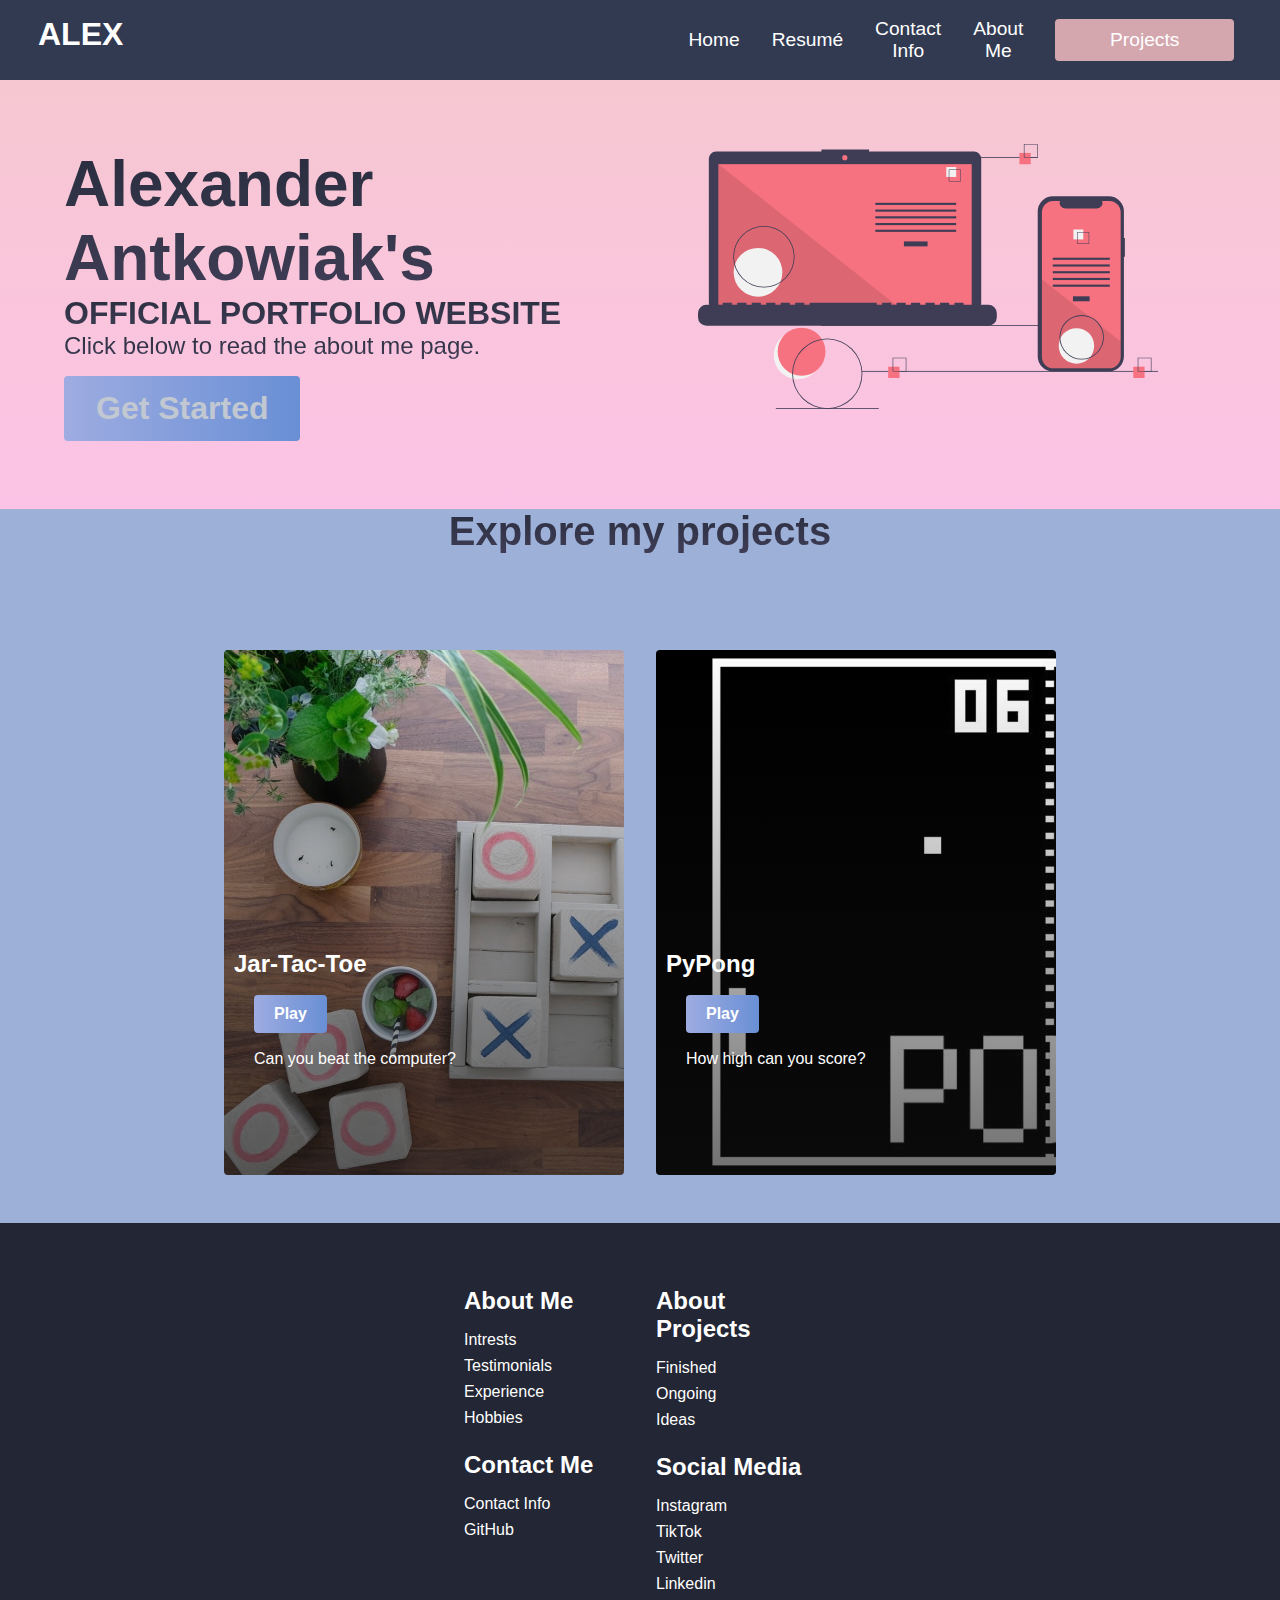
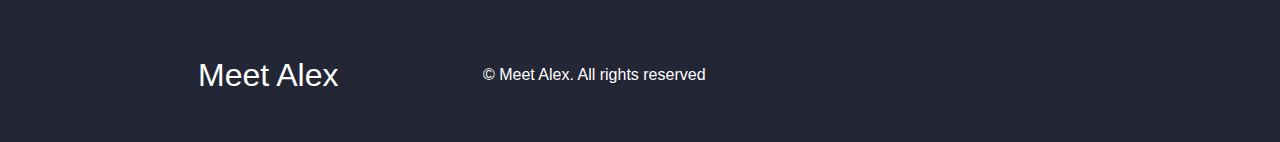
<file: index.html>
<!DOCTYPE html>

<html lang="en">
    <head>
        <meta charset="UTF-8">
        <meta http-equiv="X-UA-Compatible" content="IE=edge">
        <meta name="viewport" content="width=device-width, initial-scale=1.0">
        <title>Alex's Portfolio Website</title>
        <link rel="stylesheet" href="styles.css">
        <link rel="stylesheet"
        href="https://use.fontawesome.com/releases/v5.15.4/css/all.css"
        integrity="sha384-DyZ88mC6Up2uqS4h/KRgHuoeGwBcD4Ng9SiP4dIRy0EXTlnuz47vAwmeGwVChigm"
        crossorigin="anonymous"/>
        <link rel="preconnect" href="https://fonts.googleapis.com">
        <link rel="preconnect" href="https://fonts.gstatic.com" crossorigin>
        <link href="https://fonts.googleapis.com/css2?family=Noto+Sans+JP:wght@300;400;700&display=swap" rel="stylesheet">
        
    </head>

    <body>
        <!-- navbar section -->
        <nav class="navbar">
            <div class="navbar__container">
                <a href="/" id="navbar__logo">
                    <i class="fas fa-laptop-code"></i> ALEX
                </a>
                <div class="navbar__toggle" id="mobile-menu">
                    <span class="bar"></span>
                    <span class="bar"></span>
                    <span class="bar"></span>
                </div>
                <ul class="navbar__menu">
                    <li class="navbar__item">
                        <a href="/" class="navbar__links">Home</a>
                    </li>
                    <li class="navbar__item">
                        <a href="/resume.html" class="navbar__links">Resumé</a>
                    </li>
                    <li class="navbar__item">
                        <a href="/contactInfo.html" class="navbar__links">Contact Info</a>
                    </li>
                    <li class="navbar__item">
                        <a href="/aboutMe.html" class="navbar__links">About Me</a>
                    </li>
                    <li class="navbar__btn">
                        <a href="/projects.html" class="button">Projects</a>
                    </li>
                </ul>
            </div>
        </nav>

        <!-- hero section -- midnight blue - blue -->
        <div class="main">
            <div class="main__container">
                <div class="main__content">
                    <h1>Alexander Antkowiak's</h1>
                    <h2>OFFICIAL PORTFOLIO WEBSITE</h2>
                    <p>Click below to read the about me page.</p>
                    <button class="main__btn"><a href="/aboutMe.html">Get Started</a></button>
                </div>
                <div class="main__img--container">
                    <img src="images/pic1.svg"
                    alt="pic" id="main__img" />
                </div>
            </div>
        </div>

        <!-- Services Section -- blue to purple-->
        <div class="services">
            <h1>Explore my projects</h1>
            <div class="services__container">
                <div class="services__card">
                    <h2>Jar-Tac-Toe</h2>
                    <p>Can you beat the computer?</p>
                    <button><a class="game__link" href="https://github.com/alex1111a/TicTacToe">Play</a></button>
                </div>
                <div class="services__card">
                    <h2>PyPong</h2>
                    <p>How high can you score?</p>
                    <button><a class="game__link" href="https://github.com/alex1111a/PyPong">Play</a></button>
                </div>
            </div>
        </div>

        <!-- Footer Section -->
        <div class="footer__container">

            <!-- Footer Links Html -->

            <div class="footer__links">
                <div class="footer__link--wrapper">
                    <div class="footer__links--items">
                        <h2>About Me</h2>
                        <a href="/intrests.html">Intrests</a>
                        <a href="/testimonials.html">Testimonials</a>
                        <a href="/experience.html">Experience</a>
                        <a href="/hobbies.html">Hobbies</a>
                    </div>
                    <div class="footer__links--items">
                        <h2>Contact Me</h2>
                        <a href="/contactInfo.html">Contact Info</a>
                        <a href="https://github.com/alex1111a">GitHub</a>
                    </div>
                </div>
                <div class="footer__link--wrapper">
                    <div class="footer__links--items">
                        <h2>About Projects</h2>
                        <a href="/finished.html">Finished</a>
                        <a href="/ongoing.html">Ongoing</a>
                        <a href="/ideas.html">Ideas</a>
                    </div>
                    <div class="footer__links--items">
                        <h2>Social Media</h2>
                        <a href="https://www.instagram.com/antkowiaka1189/">Instagram</a>
                        <a href="https://www.tiktok.com/@alexlikeskeebs?lang=en">TikTok</a>
                        <a href="https://twitter.com/AlexanderAntko1">Twitter</a>
                        <a href="https://www.linkedin.com/in/alexander-antkowiak-a72163223/">Linkedin</a>
                    </div>
                </div>
            </div>

            <!-- Social Media Html -->

            <div class="social__media">
                <div class="social__media--wrap">
                    <div class="footer__logo">
                        <a href="/" id="footer__logo"><i class="fas fa-laptop-code"></i> Meet Alex</a>
                    </div>
                    <p class="website__rights">© Meet Alex. All rights reserved</p>
                    <div class="social__icons">
                        <a href="https://github.com/alex1111a" class="social__icon--link" target="_blank">
                            <i class="fab fa-github"></i>
                        </a>
                        <a href="https://www.instagram.com/antkowiaka1189/" class="social__icon--link" target="_blank">
                            <i class="fab fa-instagram"></i>
                        </a>
                        <a href="https://twitter.com/AlexanderAntko1" class="social__icon--link" target="_blank">
                            <i class="fab fa-twitter"></i>
                        </a>
                        <a href="https://www.tiktok.com/@alexlikeskeebs?lang=en" class="social__icon--link" target="_blank">
                            <i class="fab fa-tiktok"></i>
                        </a>
                        <a href="https://www.linkedin.com/in/alexander-antkowiak-a72163223/" class="social__icon--link" target="_blank">
                            <i class="fab fa-linkedin"></i>
                        </a>
                    </div>
                </div>
            </div>

        </div>

        <script src="app.js"></script>
    </body>
</html>
</file>
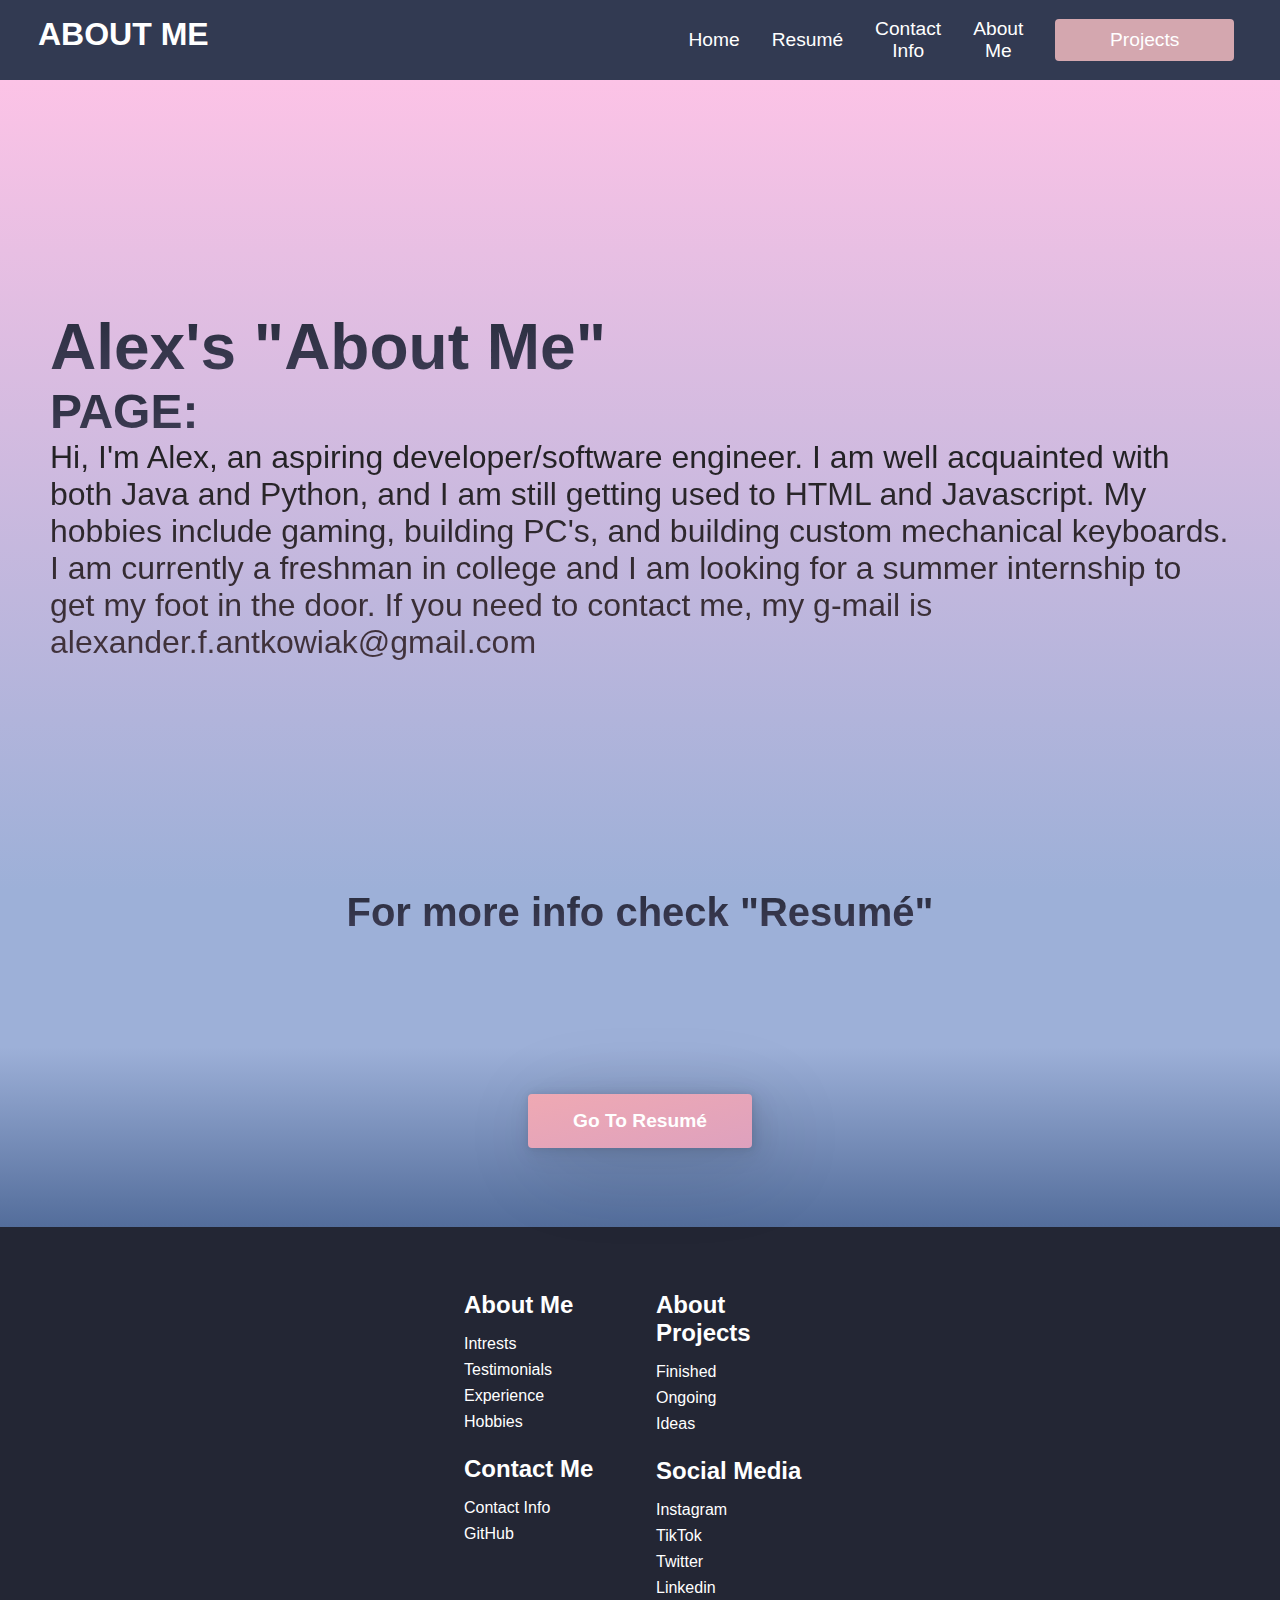
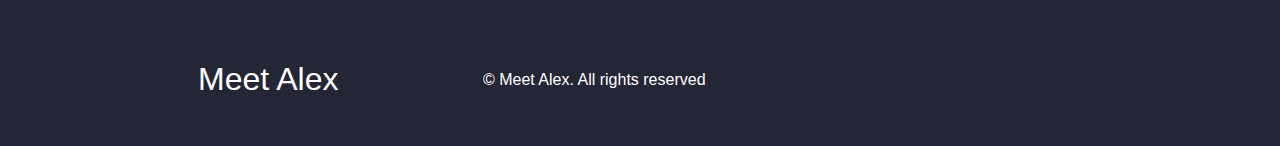
<file: aboutMe.html>
<!DOCTYPE html>

<html lang="en">
    <head>
        <meta charset="UTF-8">
        <meta http-equiv="X-UA-Compatible" content="IE=edge">
        <meta name="viewport" content="width=device-width, initial-scale=1.0">
        <title>Alex's Website</title>
        <link rel="stylesheet" href="styles.css">
        <link rel="stylesheet"
        href="https://use.fontawesome.com/releases/v5.15.4/css/all.css"
        integrity="sha384-DyZ88mC6Up2uqS4h/KRgHuoeGwBcD4Ng9SiP4dIRy0EXTlnuz47vAwmeGwVChigm"
        crossorigin="anonymous"/>
        <link rel="preconnect" href="https://fonts.googleapis.com">
    <link rel="preconnect" href="https://fonts.gstatic.com" crossorigin>
    <link href="https://fonts.googleapis.com/css2?family=Kumbh+Sans:wght@400;700&display=swap"
    rel="stylesheet">
    </head>
    
    <body>
        <!-- navbar section -->
        <nav class="navbar">
            <div class="navbar__container">
                <a href="/" id="navbar__logo">
                    <i class="fas fa-laptop-code"></i> ABOUT ME
                </a>
                <div class="navbar__toggle" id="mobile-menu">
                    <span class="bar"></span>
                    <span class="bar"></span>
                    <span class="bar"></span>
                </div>
                <ul class="navbar__menu">
                    <li class="navbar__item">
                        <a href="/" class="navbar__links">Home</a>
                    </li>
                    <li class="navbar__item">
                        <a href="/resume.html" class="navbar__links">Resumé</a>
                    </li>
                    <li class="navbar__item">
                        <a href="/contactInfo.html" class="navbar__links">Contact Info</a>
                    </li>
                    <li class="navbar__item">
                        <a href="/aboutMe.html" class="navbar__links">About Me</a>
                    </li>
                    <li class="navbar__btn">
                        <a href="/projects.html" class="button">Projects</a>
                    </li>
                </ul>
            </div>
        </nav>

        <!-- About Me section-->
        <div class="about">
            <div class="about__container">
                <div class="about__content">
                    <h1>Alex's "About Me"</h1>
                    <h2>PAGE:</h2>
                    <p>Hi, I'm Alex, an aspiring developer/software 
                        engineer. I am well acquainted with both Java 
                        and Python, and I am still getting used to HTML 
                        and Javascript. My hobbies include gaming, 
                        building PC's, and building custom mechanical 
                        keyboards. I am currently a freshman in college 
                        and I am looking for a summer internship to get 
                        my foot in the door. If you need to contact me, 
                        my g-mail is alexander.f.antkowiak@gmail.com</p>
                </div>
            </div>
        </div>

        <!-- Resume Section-->
        <div class="services">
            <h1>For more info check "Resumé"</h1>
        </div>
        <div class="resumeButtonContainer">
            <button class="btn btn-left"><a class="resumeDownload" href="/resume.html">Go To Resumé</a></button>
        </div>

        <!-- Footer Section -->
        <div class="footer__container">

            <!-- Footer Links Html -->

            <div class="footer__links">
                <div class="footer__link--wrapper">
                    <div class="footer__links--items">
                        <h2>About Me</h2>
                        <a href="/intrests.html">Intrests</a>
                        <a href="/testimonials.html">Testimonials</a>
                        <a href="/experience.html">Experience</a>
                        <a href="/hobbies.html">Hobbies</a>
                    </div>
                    <div class="footer__links--items">
                        <h2>Contact Me</h2>
                        <a href="/contactInfo.html">Contact Info</a>
                        <a href="https://github.com/alex1111a">GitHub</a>
                    </div>
                </div>
                <div class="footer__link--wrapper">
                    <div class="footer__links--items">
                        <h2>About Projects</h2>
                        <a href="/finished.html">Finished</a>
                        <a href="/ongoing.html">Ongoing</a>
                        <a href="/ideas.html">Ideas</a>
                    </div>
                    <div class="footer__links--items">
                        <h2>Social Media</h2>
                        <a href="https://www.instagram.com/antkowiaka1189/">Instagram</a>
                        <a href="https://www.tiktok.com/@alexlikeskeebs?lang=en">TikTok</a>
                        <a href="https://twitter.com/AlexanderAntko1">Twitter</a>
                        <a href="https://www.linkedin.com/in/alexander-antkowiak-a72163223/">Linkedin</a>
                    </div>
                </div>
            </div>

            <!-- Social Media Html -->

            <div class="social__media">
                <div class="social__media--wrap">
                    <div class="footer__logo">
                        <a href="/" id="footer__logo"><i class="fas fa-laptop-code"></i> Meet Alex</a>
                    </div>
                    <p class="website__rights">© Meet Alex. All rights reserved</p>
                    <div class="social__icons">
                        <a href="https://github.com/alex1111a" class="social__icon--link" target="_blank">
                            <i class="fab fa-github"></i>
                        </a>
                        <a href="https://www.instagram.com/antkowiaka1189/" class="social__icon--link" target="_blank">
                            <i class="fab fa-instagram"></i>
                        </a>
                        <a href="https://twitter.com/AlexanderAntko1" class="social__icon--link" target="_blank">
                            <i class="fab fa-twitter"></i>
                        </a>
                        <a href="https://www.tiktok.com/@alexlikeskeebs?lang=en" class="social__icon--link" target="_blank">
                            <i class="fab fa-tiktok"></i>
                        </a>
                        <a href="https://www.linkedin.com/in/alexander-antkowiak-a72163223/" class="social__icon--link" target="_blank">
                            <i class="fab fa-linkedin"></i>
                        </a>
                    </div>
                </div>
            </div>

        </div>

        <script src="app.js"></script>
    </body>
</html>
</file>
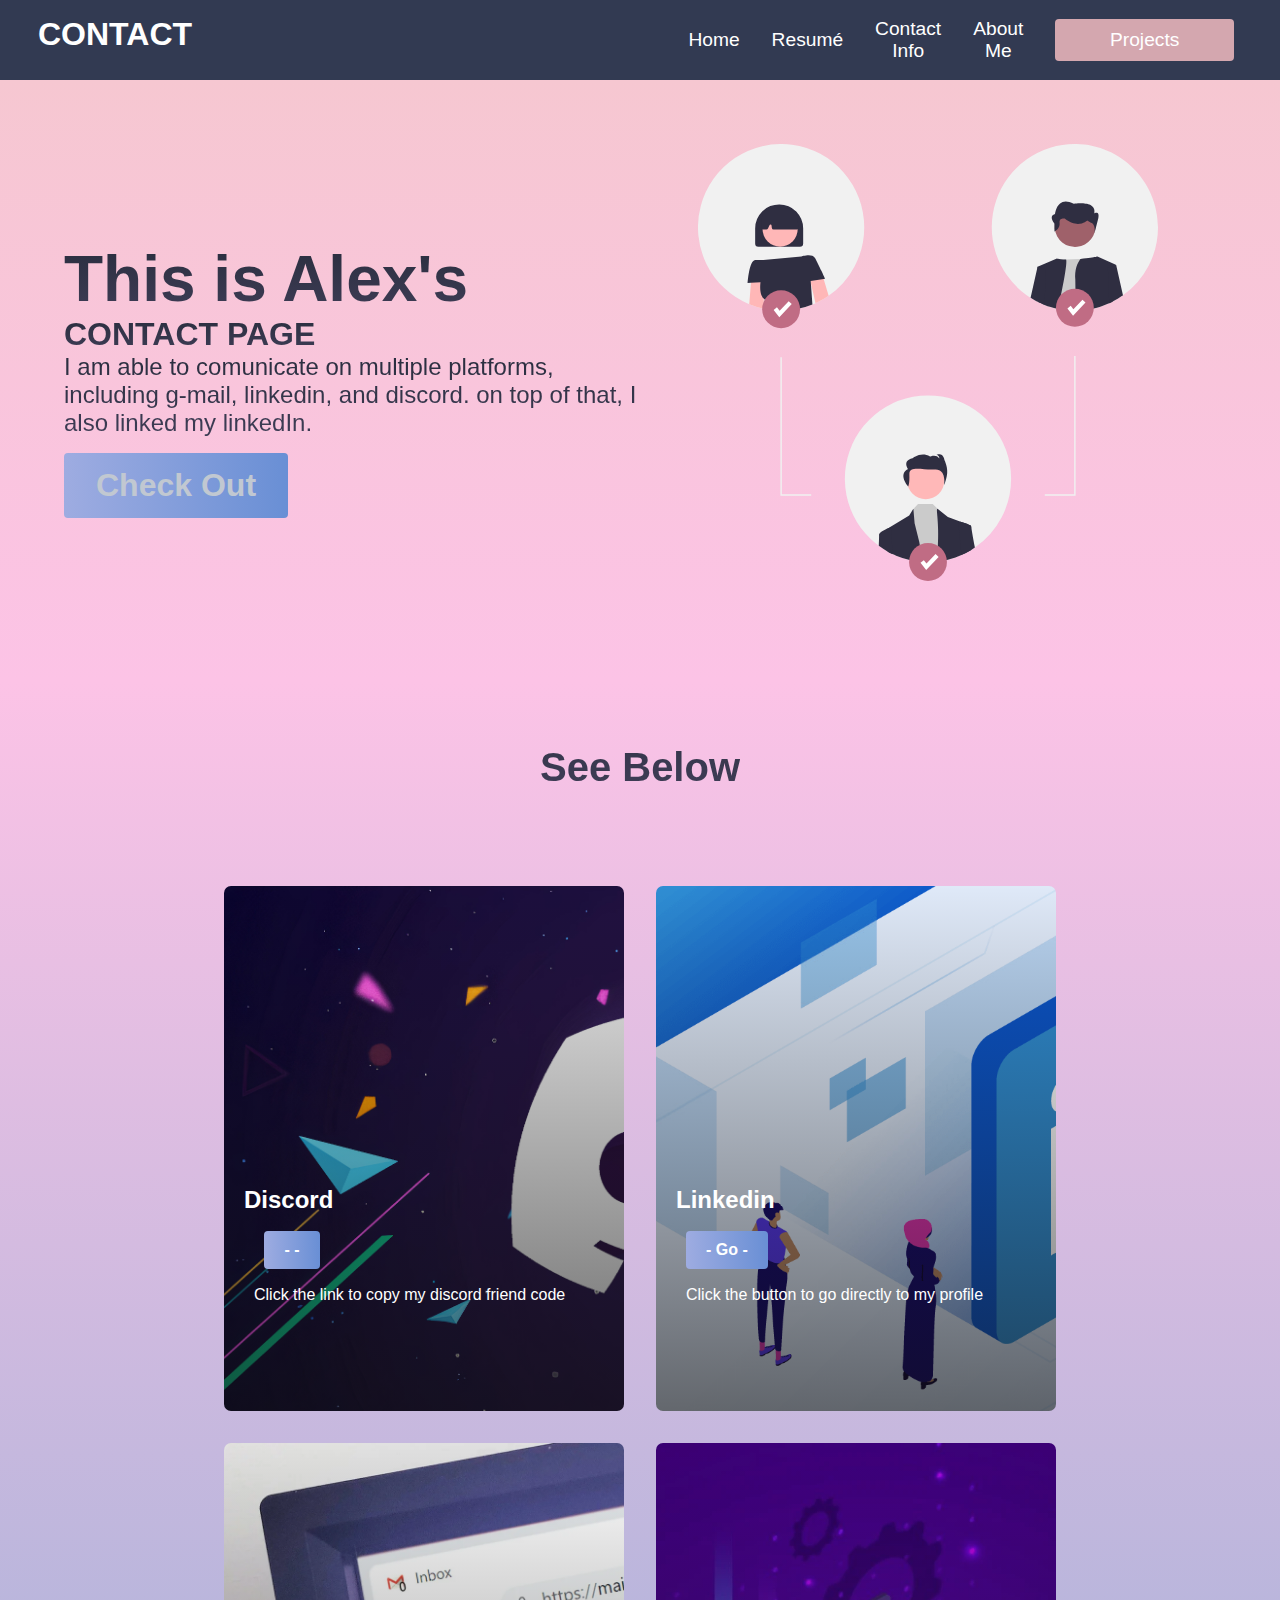
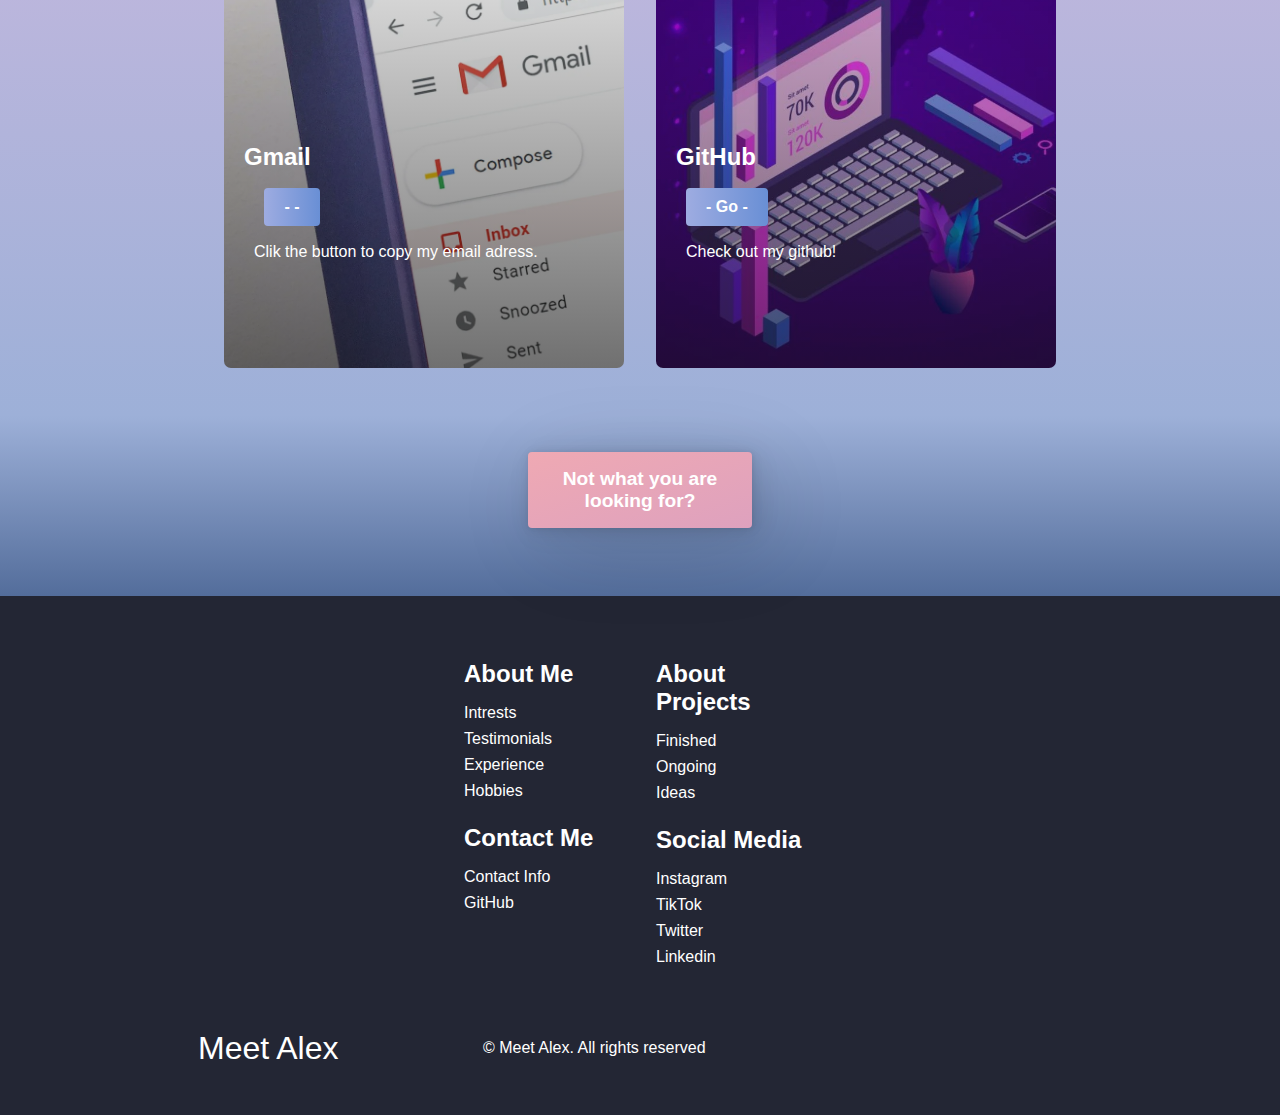
<file: contactInfo.html>
<!DOCTYPE html>

<html lang="en">
    <head>
        <meta charset="UTF-8">
        <meta http-equiv="X-UA-Compatible" content="IE=edge">
        <meta name="viewport" content="width=device-width, initial-scale=1.0">
        <title>Alex's Website</title>
        <link rel="stylesheet" href="styles.css">
        <link rel="stylesheet"
        href="https://use.fontawesome.com/releases/v5.15.4/css/all.css"
        integrity="sha384-DyZ88mC6Up2uqS4h/KRgHuoeGwBcD4Ng9SiP4dIRy0EXTlnuz47vAwmeGwVChigm"
        crossorigin="anonymous"/>
        <link rel="preconnect" href="https://fonts.googleapis.com">
    <link rel="preconnect" href="https://fonts.gstatic.com" crossorigin>
    <link href="https://fonts.googleapis.com/css2?family=Kumbh+Sans:wght@400;700&display=swap"
    rel="stylesheet">
    </head>
    
    <body>
        <!-- Navbar section -->
        <nav class="navbar">
            <div class="navbar__container">
                <a href="/" id="navbar__logo">
                    <i class="fas fa-laptop-code"></i> CONTACT
                </a>
                <div class="navbar__toggle" id="mobile-menu">
                    <span class="bar"></span>
                    <span class="bar"></span>
                    <span class="bar"></span>
                </div>
                <ul class="navbar__menu">
                    <li class="navbar__item">
                        <a href="/" class="navbar__links">Home</a>
                    </li>
                    <li class="navbar__item">
                        <a href="/resume.html" class="navbar__links">Resumé</a>
                    </li>
                    <li class="navbar__item">
                        <a href="/contactInfo.html" class="navbar__links">Contact Info</a>
                    </li>
                    <li class="navbar__item">
                        <a href="/aboutMe.html" class="navbar__links">About Me</a>
                    </li>
                    <li class="navbar__btn">
                        <a href="/projects.html" class="button">Projects</a>
                    </li>
                </ul>
            </div>
        </nav>

        <!-- Hero section-->
        <div class="main">
            <div class="main__container">
                <div class="main__content">
                    <h1>This is Alex's</h1>
                    <h2>CONTACT PAGE</h2>
                    <p>I am able to comunicate on multiple platforms, including g-mail, linkedin,
                        and discord. on top of that, I also linked my linkedIn.</p>
                    <button class="main__btn"><a href="/">Check Out</a></button>
                </div>
                <div class="main__img--container">
                    <img src="images/pic5.svg"
                    alt="pic" id="main__img" />
                </div>
            </div>
        </div>

        <!-- Contacts Cards Section-->
        <div class="contacts">
            <h1>See Below</h1>
            <div class="contacts__container">
                <div class="copy__card">
                    <h2>Discord</h2>
                    <p>Click the link to copy my discord friend code</p>
                    <!--6-->
                    <input type="text" value="_Alex_11#6969" id="discord">
                    <button onclick="myDiscord()">- <i class="fa fa-clone"></i> -</button>
                </div>
                <div class="contacts__card">
                    <h2>Linkedin</h2>
                    <p>Click the button to go directly to my profile</p>
                    <!--7-->
                    <button><a class="linkBtn" href="https://www.linkedin.com/in/alexander-antkowiak-a72163223/">- Go -</a></button>
                </div>
                <div class="copy__card">
                    <h2>Gmail</h2>
                    <p>Clik the button to copy my email adress.</p>
                    <!--9-->
                    <input type="text" value="alexander.f.antkowiak@gmail.com" id="gmail">
                    <button onclick="myGmail()">- <i class="fa fa-clone"></i> -</button>
                </div>
                <div class="contacts__card">
                    <h2>GitHub</h2>
                    <p>Check out my github!</p>
                    <!--8-->
                    <button><a class="linkBtn" href="https://github.com/alex1111a">- Go -</a></button>
                </div>
            </div>
        </div>
        <div class="resumeButtonContainer">
            <button class="btn btn-left"><a class="resumeDownload" href="/">Not what you are looking for?</a></button>
        </div>

        <!-- Footer Section -->
        <div class="footer__container">

            <!-- Footer Links Html -->

            <div class="footer__links">
                <div class="footer__link--wrapper">
                    <div class="footer__links--items">
                        <h2>About Me</h2>
                        <a href="/intrests.html">Intrests</a>
                        <a href="/testimonials.html">Testimonials</a>
                        <a href="/experience.html">Experience</a>
                        <a href="/hobbies.html">Hobbies</a>
                    </div>
                    <div class="footer__links--items">
                        <h2>Contact Me</h2>
                        <a href="/contactInfo.html">Contact Info</a>
                        <a href="https://github.com/alex1111a">GitHub</a>
                    </div>
                </div>
                <div class="footer__link--wrapper">
                    <div class="footer__links--items">
                        <h2>About Projects</h2>
                        <a href="/finished.html">Finished</a>
                        <a href="/ongoing.html">Ongoing</a>
                        <a href="/ideas.html">Ideas</a>
                    </div>
                    <div class="footer__links--items">
                        <h2>Social Media</h2>
                        <a href="https://www.instagram.com/antkowiaka1189/">Instagram</a>
                        <a href="https://www.tiktok.com/@alexlikeskeebs?lang=en">TikTok</a>
                        <a href="https://twitter.com/AlexanderAntko1">Twitter</a>
                        <a href="https://www.linkedin.com/in/alexander-antkowiak-a72163223/">Linkedin</a>
                    </div>
                </div>
            </div>

            <!-- Social Media Html -->

            <div class="social__media">
                <div class="social__media--wrap">
                    <div class="footer__logo">
                        <a href="/" id="footer__logo"><i class="fas fa-laptop-code"></i> Meet Alex</a>
                    </div>
                    <p class="website__rights">© Meet Alex. All rights reserved</p>
                    <div class="social__icons">
                        <a href="https://github.com/alex1111a" class="social__icon--link" target="_blank">
                            <i class="fab fa-github"></i>
                        </a>
                        <a href="https://www.instagram.com/antkowiaka1189/" class="social__icon--link" target="_blank">
                            <i class="fab fa-instagram"></i>
                        </a>
                        <a href="https://twitter.com/AlexanderAntko1" class="social__icon--link" target="_blank">
                            <i class="fab fa-twitter"></i>
                        </a>
                        <a href="https://www.tiktok.com/@alexlikeskeebs?lang=en" class="social__icon--link" target="_blank">
                            <i class="fab fa-tiktok"></i>
                        </a>
                        <a href="https://www.linkedin.com/in/alexander-antkowiak-a72163223/" class="social__icon--link" target="_blank">
                            <i class="fab fa-linkedin"></i>
                        </a>
                    </div>
                </div>
            </div>

        </div>

        <script src="app.js"></script>
    </body>
</html>
</file>
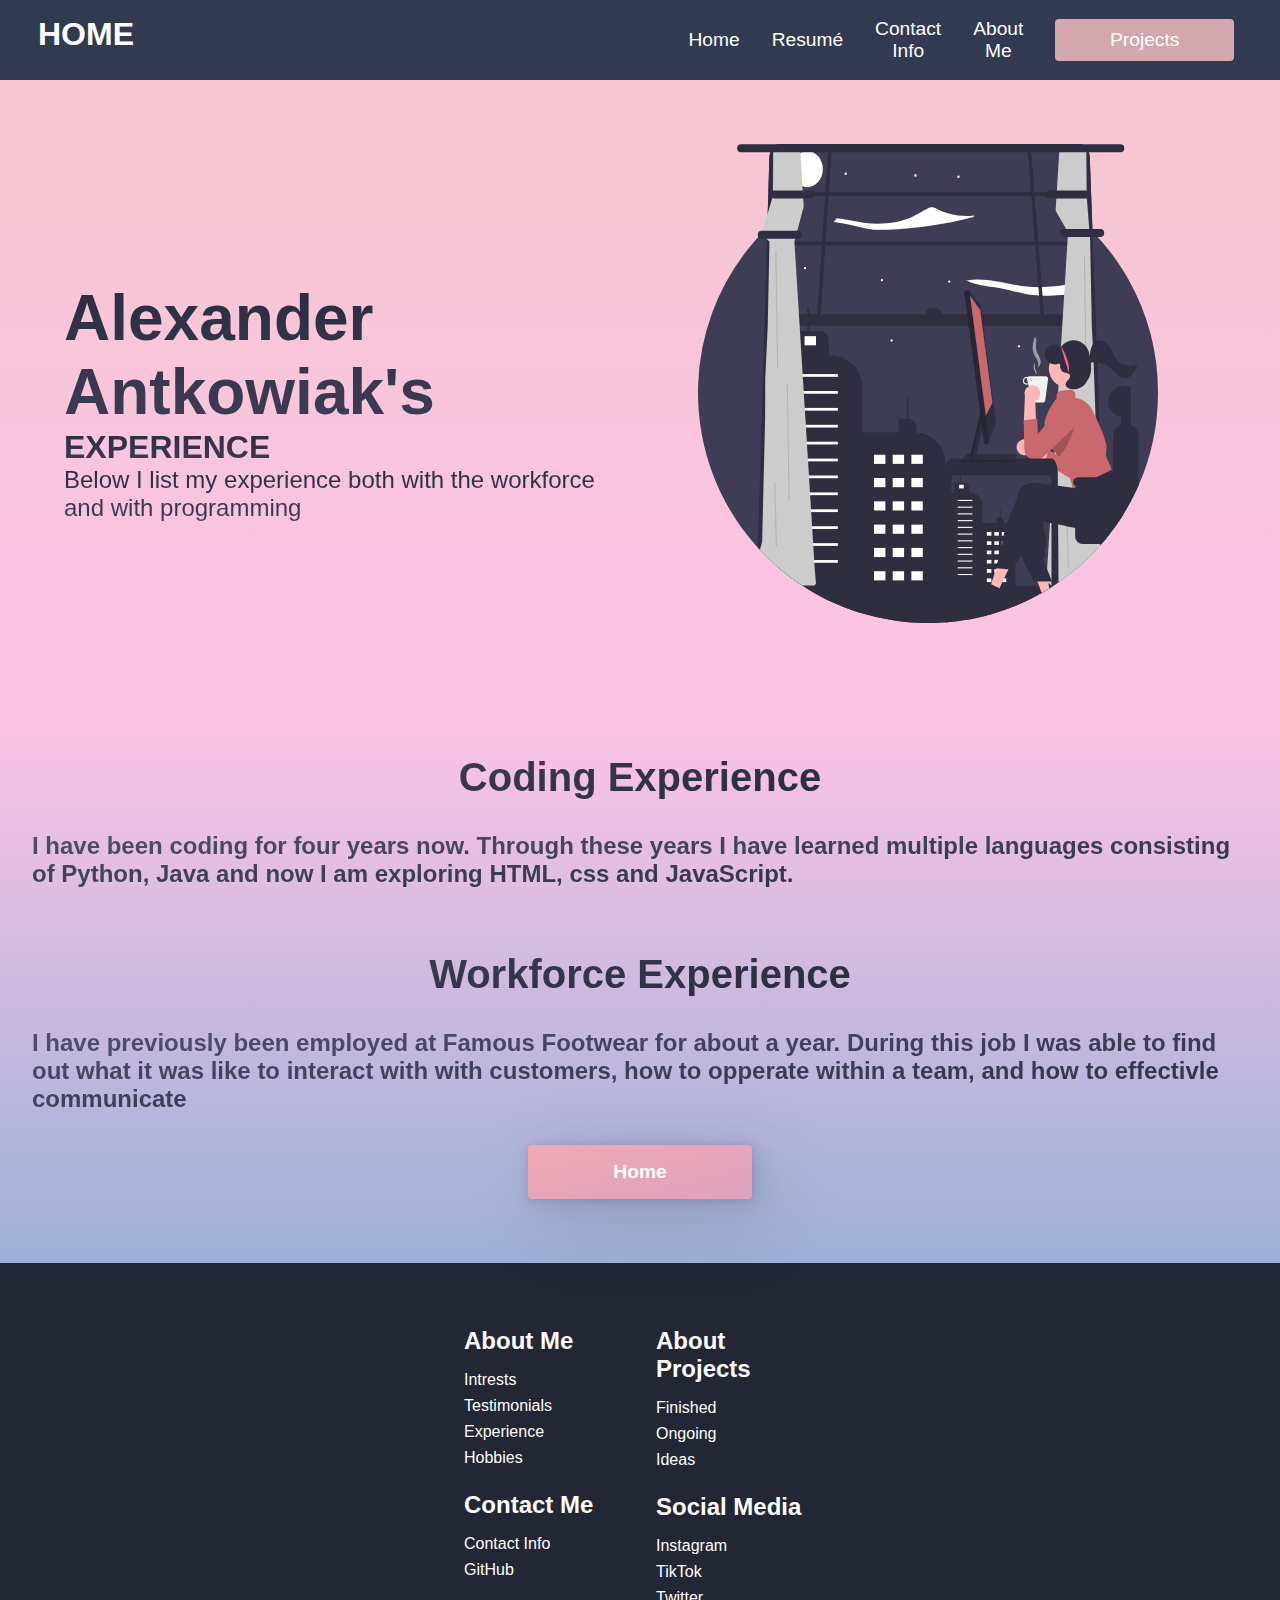
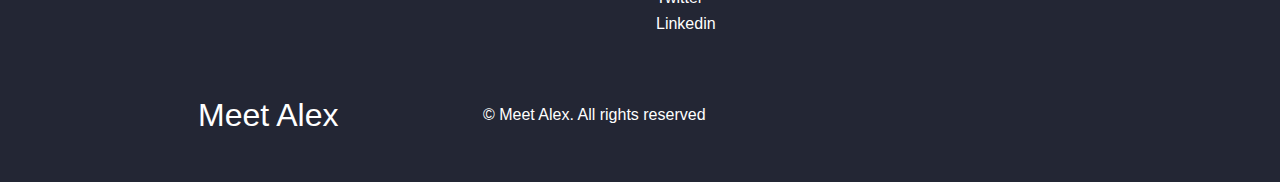
<file: experience.html>
<!DOCTYPE html>

<html lang="en">
    <head>
        <meta charset="UTF-8">
        <meta http-equiv="X-UA-Compatible" content="IE=edge">
        <meta name="viewport" content="width=device-width, initial-scale=1.0">
        <title>Alex's Portfolio Website</title>
        <link rel="stylesheet" href="styles.css">
        <link rel="stylesheet"
        href="https://use.fontawesome.com/releases/v5.15.4/css/all.css"
        integrity="sha384-DyZ88mC6Up2uqS4h/KRgHuoeGwBcD4Ng9SiP4dIRy0EXTlnuz47vAwmeGwVChigm"
        crossorigin="anonymous"/>
        <link rel="preconnect" href="https://fonts.googleapis.com">
    <link rel="preconnect" href="https://fonts.gstatic.com" crossorigin>
    <link href="https://fonts.googleapis.com/css2?family=Noto+Sans+JP:wght@300;400;700&display=swap" rel="stylesheet">
        
    </head>

    <body>
        <!-- navbar section -->
        <nav class="navbar">
            <div class="navbar__container">
                <a href="/" id="navbar__logo">
                    <i class="fas fa-laptop-code"></i> HOME
                </a>
                <div class="navbar__toggle" id="mobile-menu">
                    <span class="bar"></span>
                    <span class="bar"></span>
                    <span class="bar"></span>
                </div>
                <ul class="navbar__menu">
                    <li class="navbar__item">
                        <a href="/" class="navbar__links">Home</a>
                    </li>
                    <li class="navbar__item">
                        <a href="/resume.html" class="navbar__links">Resumé</a>
                    </li>
                    <li class="navbar__item">
                        <a href="/contactInfo.html" class="navbar__links">Contact Info</a>
                    </li>
                    <li class="navbar__item">
                        <a href="/aboutMe.html" class="navbar__links">About Me</a>
                    </li>
                    <li class="navbar__btn">
                        <a href="/projects.html" class="button">Projects</a>
                    </li>
                </ul>
            </div>
        </nav>

        <!-- hero section -- midnight blue - blue -->
        <div class="main">
            <div class="main__container">
                <div class="main__content">
                    <h1>Alexander Antkowiak's</h1>
                    <h2>EXPERIENCE</h2>
                    <p>Below I list my experience both with the workforce and with programming</p>
                    
                </div>
                <div class="main__img--container">
                    <img src="images/experience.svg"
                    alt="pic" id="main__img" />
                </div>
            </div>
        </div>

        <!-- Experience Section -- blue to purple-->
        <div class="experience">
            <h1>Coding Experience</h1>
            <h2>I have been coding for four years now. 
                Through these years I have learned multiple 
                languages consisting of Python, Java and now 
                I am exploring HTML, css and JavaScript.</h2>
            <h1>Workforce Experience</h1>
            <h2>I have previously been employed at Famous 
                Footwear for about a year. During this job 
                I was able to find out what it was like to 
                interact with with customers, how to opperate 
                within a team, and how to effectivle 
                communicate</h2>
            <button class="btn btn-left" ><a  class="resumeDownload"href="/">Home</a></button>
        </div>

        <!-- Footer Section -->
        <div class="footer__container">

            <!-- Footer Links Html -->

            <div class="footer__links">
                <div class="footer__link--wrapper">
                    <div class="footer__links--items">
                        <h2>About Me</h2>
                        <a href="/intrests.html">Intrests</a>
                        <a href="/testimonials.html">Testimonials</a>
                        <a href="/experience.html">Experience</a>
                        <a href="/hobbies.html">Hobbies</a>
                    </div>
                    <div class="footer__links--items">
                        <h2>Contact Me</h2>
                        <a href="/contactInfo.html">Contact Info</a>
                        <a href="https://github.com/alex1111a">GitHub</a>
                    </div>
                </div>
                <div class="footer__link--wrapper">
                    <div class="footer__links--items">
                        <h2>About Projects</h2>
                        <a href="/finished.html">Finished</a>
                        <a href="/ongoing.html">Ongoing</a>
                        <a href="/ideas.html">Ideas</a>
                    </div>
                    <div class="footer__links--items">
                        <h2>Social Media</h2>
                        <a href="https://www.instagram.com/antkowiaka1189/">Instagram</a>
                        <a href="https://www.tiktok.com/@alexlikeskeebs?lang=en">TikTok</a>
                        <a href="https://twitter.com/AlexanderAntko1">Twitter</a>
                        <a href="https://www.linkedin.com/in/alexander-antkowiak-a72163223/">Linkedin</a>
                    </div>
                </div>
            </div>

            <!-- Social Media Html -->

            <div class="social__media">
                <div class="social__media--wrap">
                    <div class="footer__logo">
                        <a href="/" id="footer__logo"><i class="fas fa-laptop-code"></i> Meet Alex</a>
                    </div>
                    <p class="website__rights">© Meet Alex. All rights reserved</p>
                    <div class="social__icons">
                        <a href="https://github.com/alex1111a" class="social__icon--link" target="_blank">
                            <i class="fab fa-github"></i>
                        </a>
                        <a href="https://www.instagram.com/antkowiaka1189/" class="social__icon--link" target="_blank">
                            <i class="fab fa-instagram"></i>
                        </a>
                        <a href="https://twitter.com/AlexanderAntko1" class="social__icon--link" target="_blank">
                            <i class="fab fa-twitter"></i>
                        </a>
                        <a href="https://www.tiktok.com/@alexlikeskeebs?lang=en" class="social__icon--link" target="_blank">
                            <i class="fab fa-tiktok"></i>
                        </a>
                        <a href="https://www.linkedin.com/in/alexander-antkowiak-a72163223/" class="social__icon--link" target="_blank">
                            <i class="fab fa-linkedin"></i>
                        </a>
                    </div>
                </div>
            </div>

        </div>

        <script src="app.js"></script>
    </body>
</html>
</file>
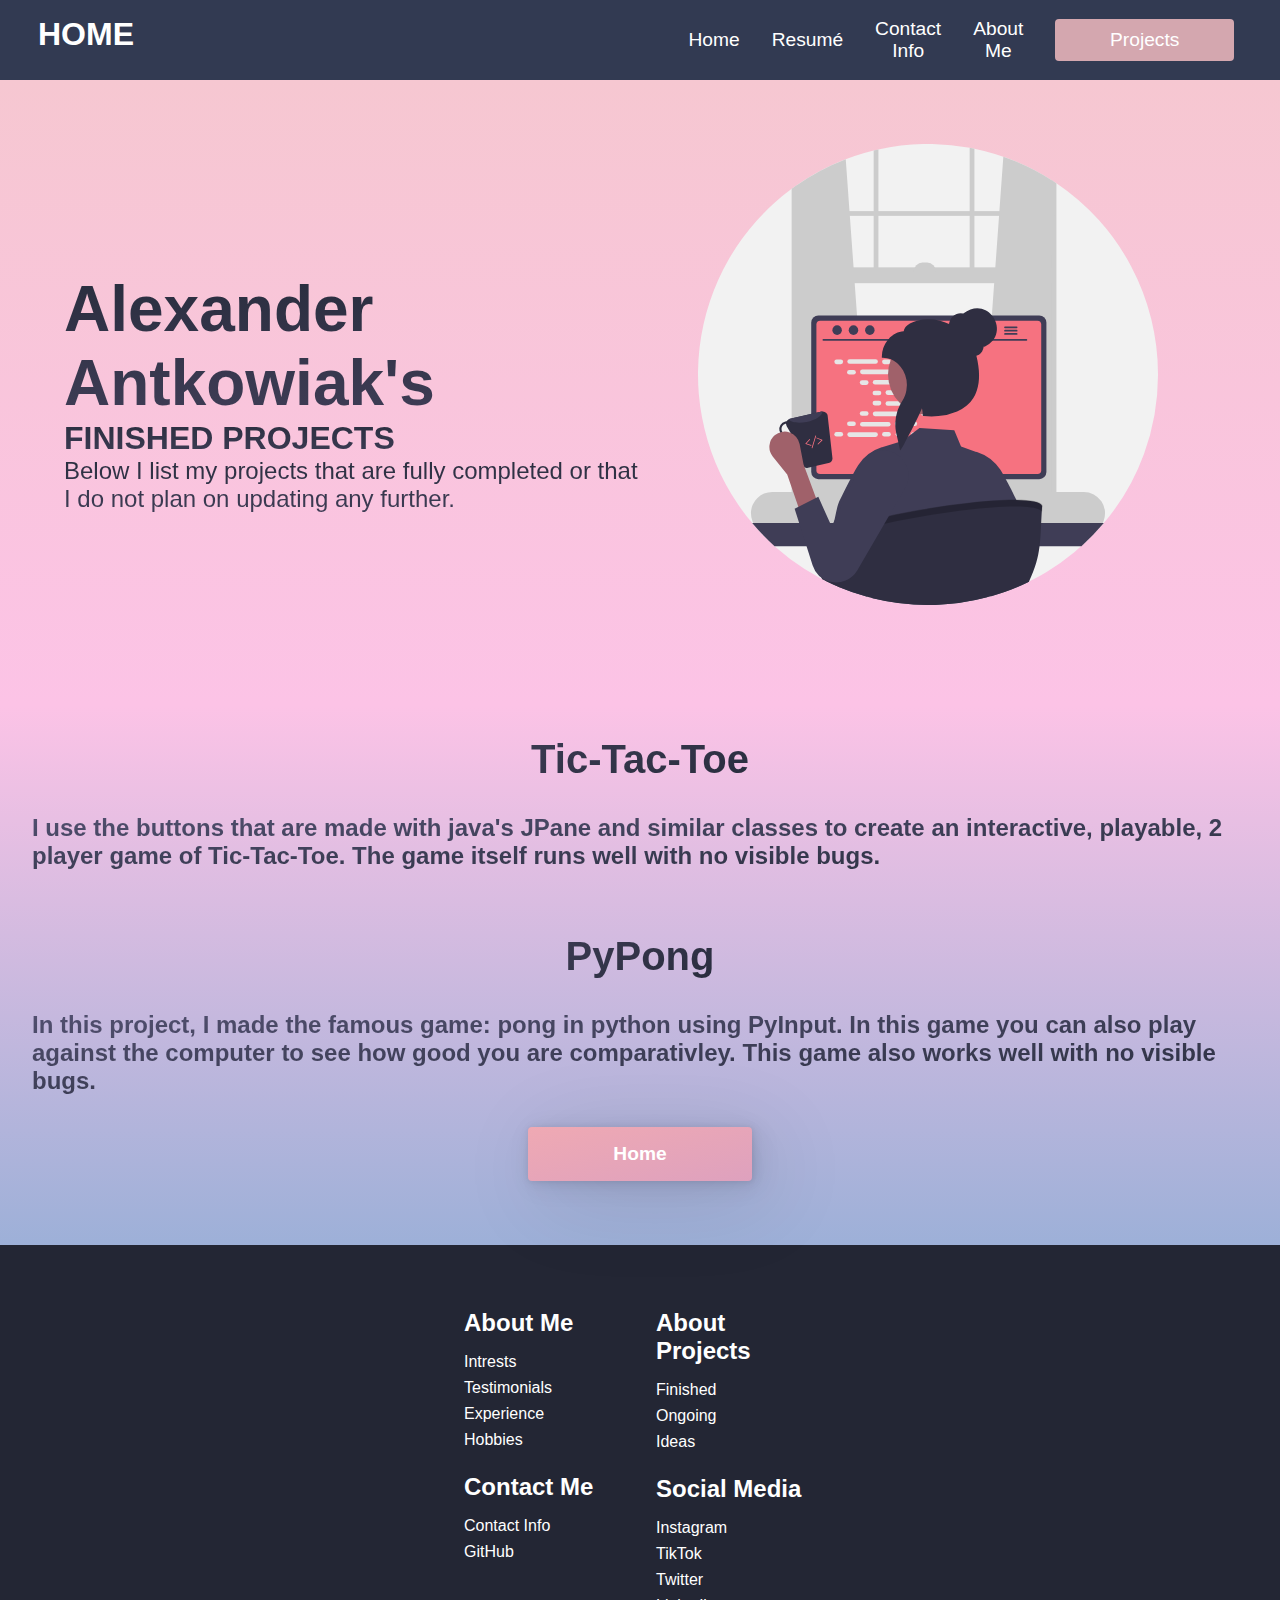
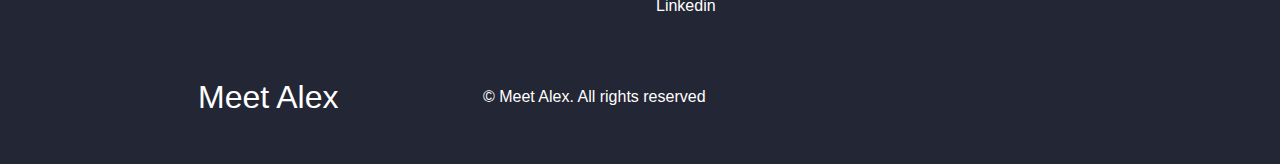
<file: finished.html>
<!DOCTYPE html>

<html lang="en">
    <head>
        <meta charset="UTF-8">
        <meta http-equiv="X-UA-Compatible" content="IE=edge">
        <meta name="viewport" content="width=device-width, initial-scale=1.0">
        <title>Alex's Portfolio Website</title>
        <link rel="stylesheet" href="styles.css">
        <link rel="stylesheet"
        href="https://use.fontawesome.com/releases/v5.15.4/css/all.css"
        integrity="sha384-DyZ88mC6Up2uqS4h/KRgHuoeGwBcD4Ng9SiP4dIRy0EXTlnuz47vAwmeGwVChigm"
        crossorigin="anonymous"/>
        <link rel="preconnect" href="https://fonts.googleapis.com">
    <link rel="preconnect" href="https://fonts.gstatic.com" crossorigin>
    <link href="https://fonts.googleapis.com/css2?family=Noto+Sans+JP:wght@300;400;700&display=swap" rel="stylesheet">
        
    </head>

    <body>
        <!-- navbar section -->
        <nav class="navbar">
            <div class="navbar__container">
                <a href="/" id="navbar__logo">
                    <i class="fas fa-laptop-code"></i> HOME
                </a>
                <div class="navbar__toggle" id="mobile-menu">
                    <span class="bar"></span>
                    <span class="bar"></span>
                    <span class="bar"></span>
                </div>
                <ul class="navbar__menu">
                    <li class="navbar__item">
                        <a href="/" class="navbar__links">Home</a>
                    </li>
                    <li class="navbar__item">
                        <a href="/resume.html" class="navbar__links">Resumé</a>
                    </li>
                    <li class="navbar__item">
                        <a href="/contactInfo.html" class="navbar__links">Contact Info</a>
                    </li>
                    <li class="navbar__item">
                        <a href="/aboutMe.html" class="navbar__links">About Me</a>
                    </li>
                    <li class="navbar__btn">
                        <a href="/projects.html" class="button">Projects</a>
                    </li>
                </ul>
            </div>
        </nav>

        <!-- hero section -- midnight blue - blue -->
        <div class="main">
            <div class="main__container">
                <div class="main__content">
                    <h1>Alexander Antkowiak's</h1>
                    <h2>FINISHED PROJECTS</h2>
                    <p>Below I list my projects that are fully completed or that I do not plan on updating any further.</p>
                    
                </div>
                <div class="main__img--container">
                    <img src="images/progComp.svg"
                    alt="pic" id="main__img" />
                </div>
            </div>
        </div>

        <!-- Experience Section -- blue to purple-->
        <div class="experience">
            <h1>Tic-Tac-Toe</h1>
            <h2>I use the buttons that are made with java's 
                JPane and similar classes to create an 
                interactive, playable, 2 player game of 
                Tic-Tac-Toe. The game itself runs well with 
                no visible bugs.</h2>
            <h1>PyPong</h1>
            <h2>In this project, I made the famous game: pong 
                in python using PyInput. In this game you can 
                also play against the computer to see how good 
                you are comparativley. This game also works well 
                with no visible bugs.</h2>
            <button class="btn btn-left" ><a  class="resumeDownload"href="/">Home</a></button>
        </div>

        <!-- Footer Section -->
        <div class="footer__container">

            <!-- Footer Links Html -->

            <div class="footer__links">
                <div class="footer__link--wrapper">
                    <div class="footer__links--items">
                        <h2>About Me</h2>
                        <a href="/intrests.html">Intrests</a>
                        <a href="/testimonials.html">Testimonials</a>
                        <a href="/experience.html">Experience</a>
                        <a href="/hobbies.html">Hobbies</a>
                    </div>
                    <div class="footer__links--items">
                        <h2>Contact Me</h2>
                        <a href="/contactInfo.html">Contact Info</a>
                        <a href="https://github.com/alex1111a">GitHub</a>
                    </div>
                </div>
                <div class="footer__link--wrapper">
                    <div class="footer__links--items">
                        <h2>About Projects</h2>
                        <a href="/finished.html">Finished</a>
                        <a href="/ongoing.html">Ongoing</a>
                        <a href="/ideas.html">Ideas</a>
                    </div>
                    <div class="footer__links--items">
                        <h2>Social Media</h2>
                        <a href="https://www.instagram.com/antkowiaka1189/">Instagram</a>
                        <a href="https://www.tiktok.com/@alexlikeskeebs?lang=en">TikTok</a>
                        <a href="https://twitter.com/AlexanderAntko1">Twitter</a>
                        <a href="https://www.linkedin.com/in/alexander-antkowiak-a72163223/">Linkedin</a>
                    </div>
                </div>
            </div>

            <!-- Social Media Html -->

            <div class="social__media">
                <div class="social__media--wrap">
                    <div class="footer__logo">
                        <a href="/" id="footer__logo"><i class="fas fa-laptop-code"></i> Meet Alex</a>
                    </div>
                    <p class="website__rights">© Meet Alex. All rights reserved</p>
                    <div class="social__icons">
                        <a href="https://github.com/alex1111a" class="social__icon--link" target="_blank">
                            <i class="fab fa-github"></i>
                        </a>
                        <a href="https://www.instagram.com/antkowiaka1189/" class="social__icon--link" target="_blank">
                            <i class="fab fa-instagram"></i>
                        </a>
                        <a href="https://twitter.com/AlexanderAntko1" class="social__icon--link" target="_blank">
                            <i class="fab fa-twitter"></i>
                        </a>
                        <a href="https://www.tiktok.com/@alexlikeskeebs?lang=en" class="social__icon--link" target="_blank">
                            <i class="fab fa-tiktok"></i>
                        </a>
                        <a href="https://www.linkedin.com/in/alexander-antkowiak-a72163223/" class="social__icon--link" target="_blank">
                            <i class="fab fa-linkedin"></i>
                        </a>
                    </div>
                </div>
            </div>

        </div>

        <script src="app.js"></script>
    </body>
</html>
</file>
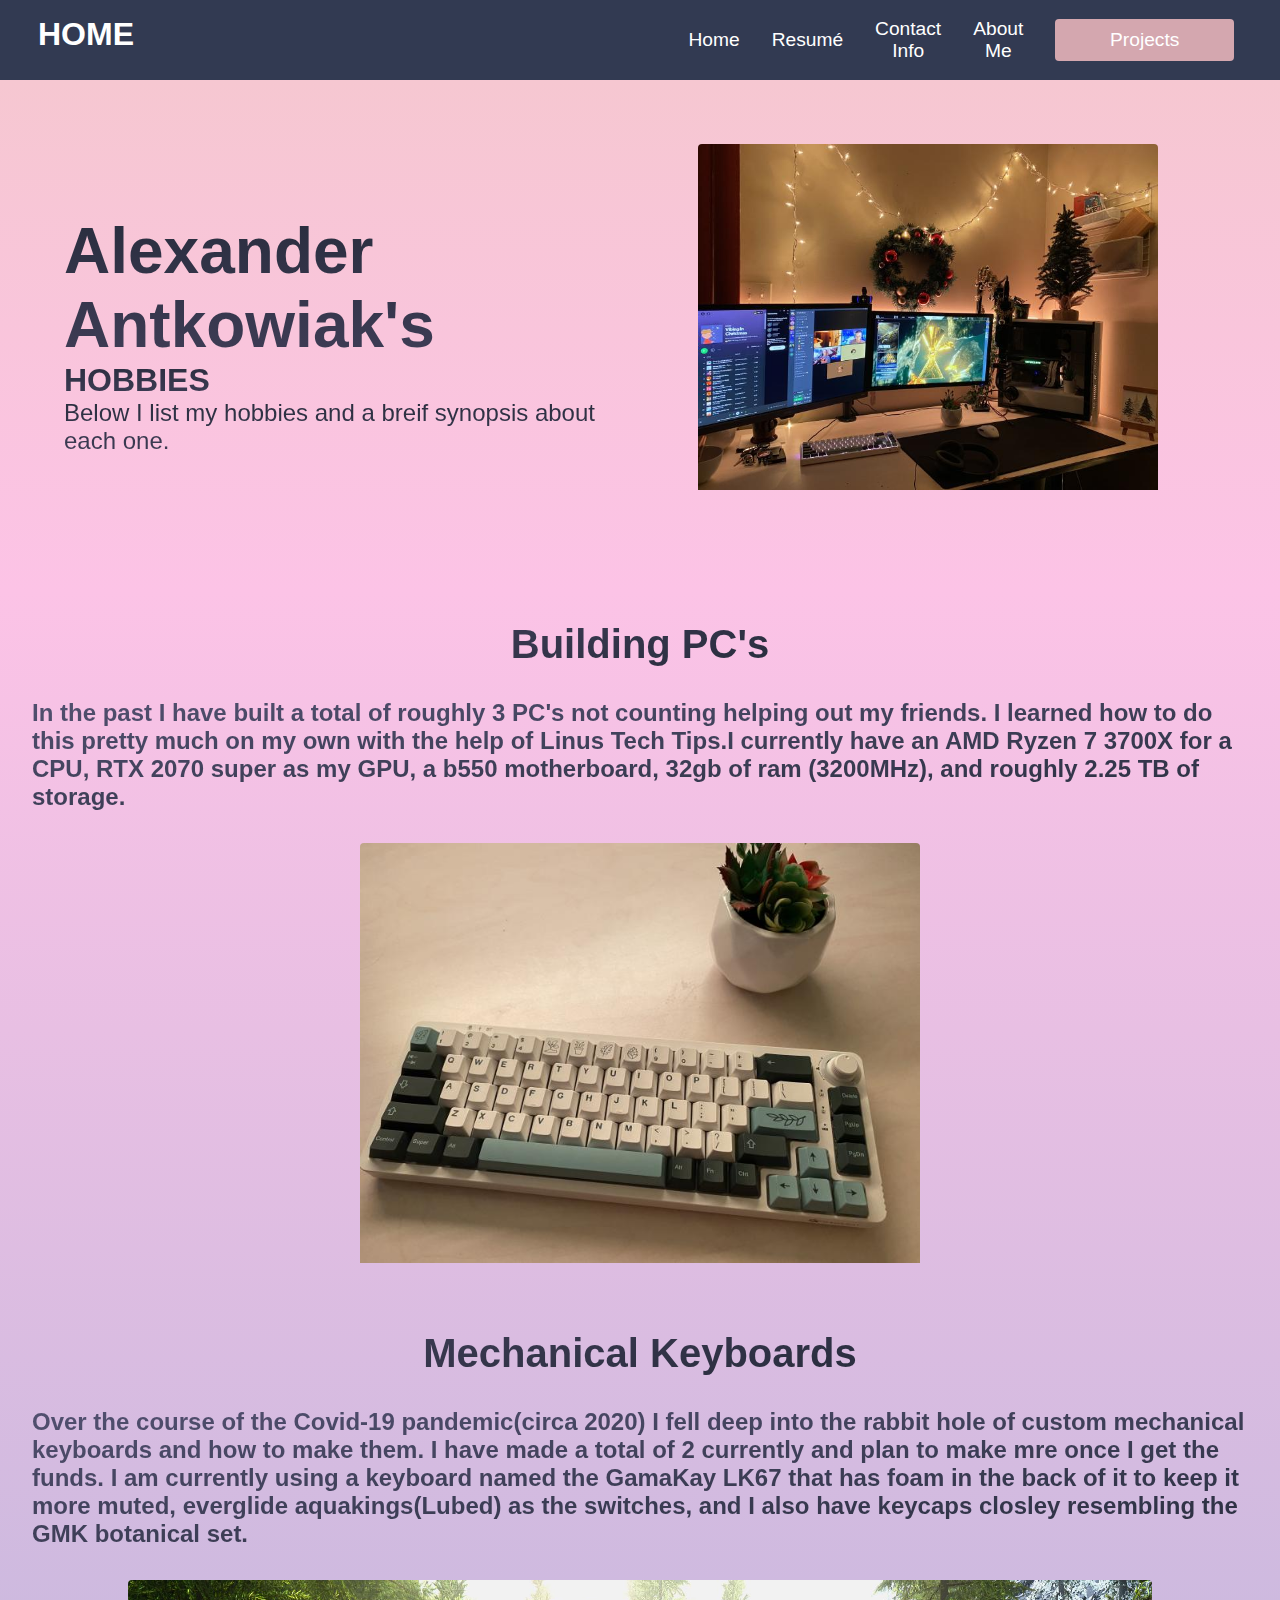
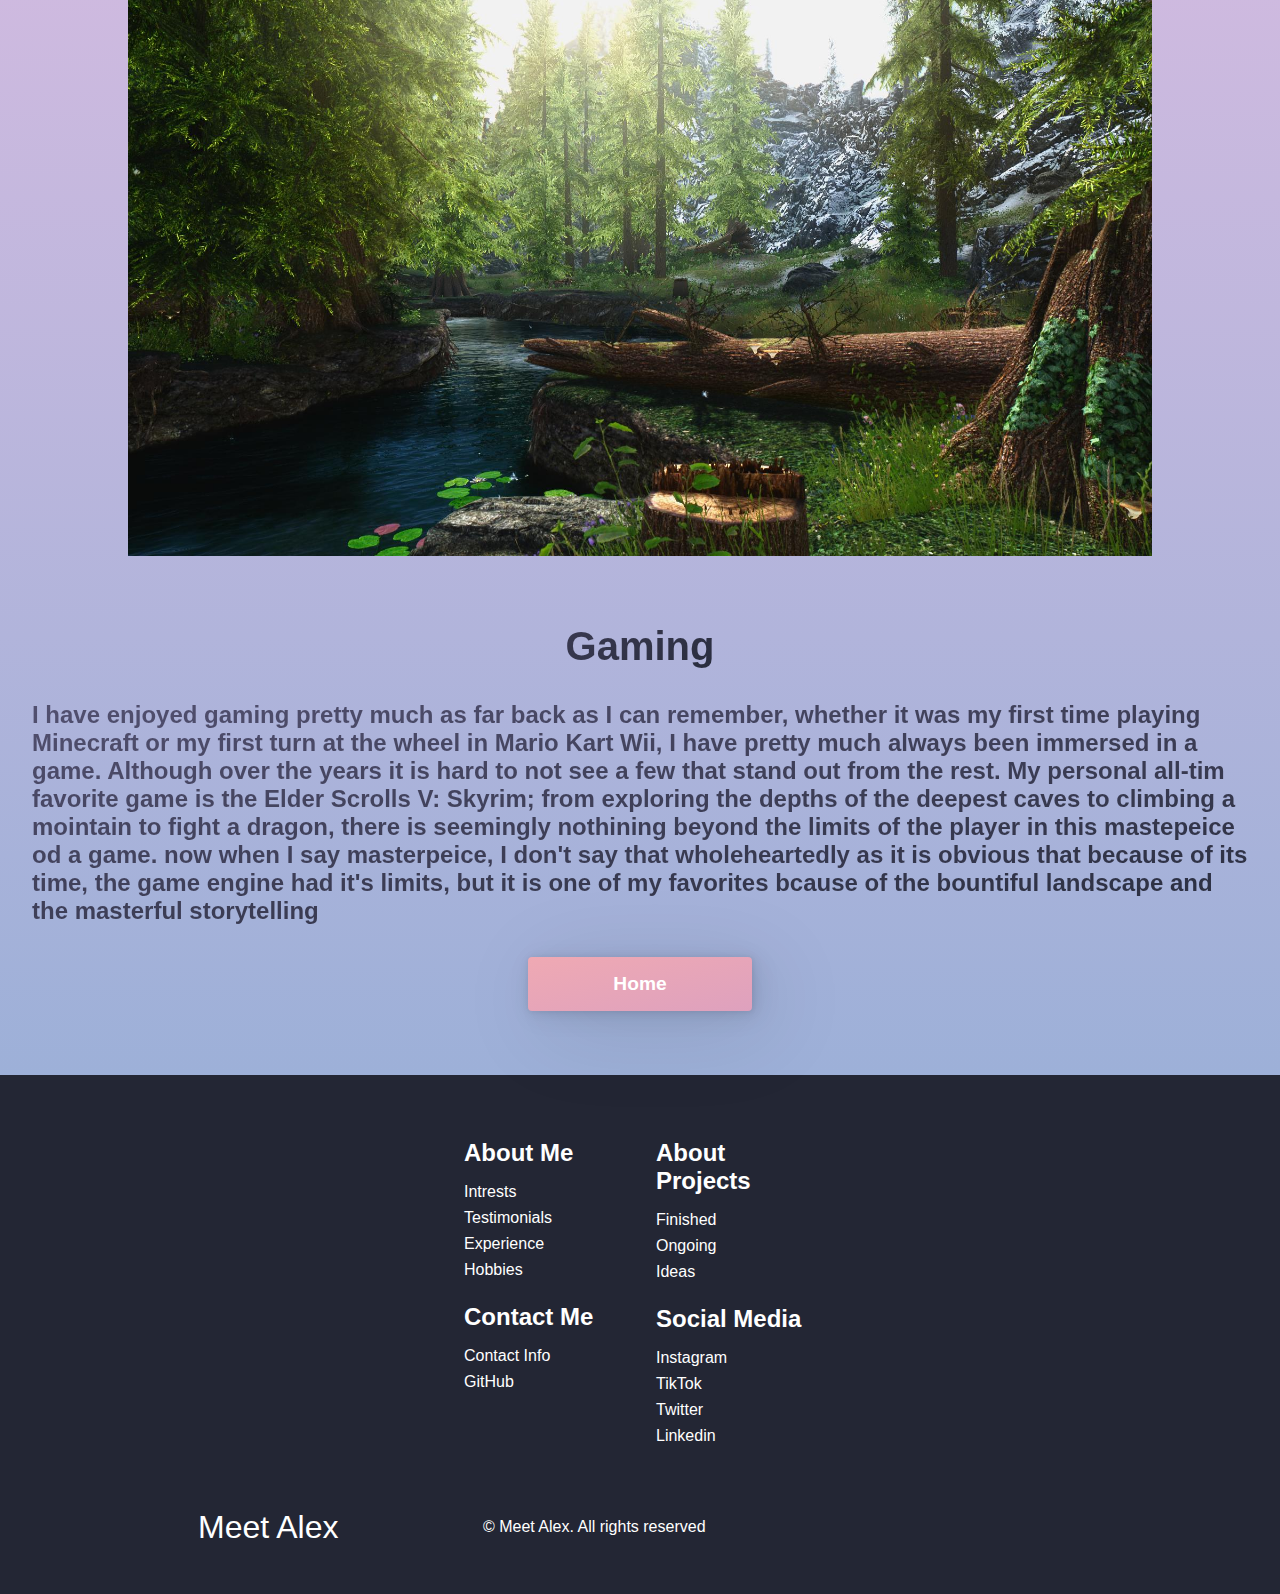
<file: hobbies.html>
<!DOCTYPE html>

<html lang="en">
    <head>
        <meta charset="UTF-8">
        <meta http-equiv="X-UA-Compatible" content="IE=edge">
        <meta name="viewport" content="width=device-width, initial-scale=1.0">
        <title>Alex's Portfolio Website</title>
        <link rel="stylesheet" href="styles.css">
        <link rel="stylesheet"
        href="https://use.fontawesome.com/releases/v5.15.4/css/all.css"
        integrity="sha384-DyZ88mC6Up2uqS4h/KRgHuoeGwBcD4Ng9SiP4dIRy0EXTlnuz47vAwmeGwVChigm"
        crossorigin="anonymous"/>
        <link rel="preconnect" href="https://fonts.googleapis.com">
    <link rel="preconnect" href="https://fonts.gstatic.com" crossorigin>
    <link href="https://fonts.googleapis.com/css2?family=Noto+Sans+JP:wght@300;400;700&display=swap" rel="stylesheet">
        
    </head>

    <body>
        <!-- navbar section -->
        <nav class="navbar">
            <div class="navbar__container">
                <a href="/" id="navbar__logo">
                    <i class="fas fa-laptop-code"></i> HOME
                </a>
                <div class="navbar__toggle" id="mobile-menu">
                    <span class="bar"></span>
                    <span class="bar"></span>
                    <span class="bar"></span>
                </div>
                <ul class="navbar__menu">
                    <li class="navbar__item">
                        <a href="/" class="navbar__links">Home</a>
                    </li>
                    <li class="navbar__item">
                        <a href="/resume.html" class="navbar__links">Resumé</a>
                    </li>
                    <li class="navbar__item">
                        <a href="/contactInfo.html" class="navbar__links">Contact Info</a>
                    </li>
                    <li class="navbar__item">
                        <a href="/aboutMe.html" class="navbar__links">About Me</a>
                    </li>
                    <li class="navbar__btn">
                        <a href="/projects.html" class="button">Projects</a>
                    </li>
                </ul>
            </div>
        </nav>

        <!-- hero section -- midnight blue - blue -->
        <div class="main">
            <div class="main__container">
                <div class="main__content">
                    <h1>Alexander Antkowiak's</h1>
                    <h2>HOBBIES</h2>
                    <p>Below I list my hobbies and a breif synopsis about each one.</p>
                    
                </div>
                <div class="main__img--container">
                    <img src="images/setup.jpg"
                    alt="pic" id="main__img" />
                </div>
            </div>
        </div>

        <!-- Experience Section -- blue to purple-->
        <div class="experience">
            <h1>Building PC's</h1>
            <h2>In the past I have built a total of roughly 3 
                PC's not counting helping out my friends. I 
                learned how to do this pretty much on my own 
                with the help of Linus Tech Tips.I currently have 
                an AMD Ryzen 7 3700X for a CPU, RTX 2070 super 
                as my GPU, a b550 motherboard, 32gb of ram
                (3200MHz), and roughly 2.25 TB of storage.</h2>
            <div class="main__img--container">
                <img src="images/keeb.jpg"
                alt="pic" id="main__img" />
            </div>
            <h1>Mechanical Keyboards</h1>
            <h2>Over the course of the Covid-19 pandemic(circa 
                2020) I fell deep into the rabbit hole of custom 
                mechanical keyboards and how to make them. I have 
                made a total of 2 currently and plan to make mre 
                once I get the funds. I am currently using a 
                keyboard named the GamaKay LK67 that has foam in 
                the back of it to keep it more muted, everglide 
                aquakings(Lubed) as the switches, and I also have 
                keycaps closley resembling the GMK botanical 
                set.</h2>
            <div class="main__img--container">
                <img src="images/skyrim.jpg"
                alt="pic" id="main__img" />
            </div>
            <h1>Gaming</h1>
            <h2>I have enjoyed gaming pretty much as far back as 
                I can remember, whether it was my first time 
                playing Minecraft or my first turn at the wheel 
                in Mario Kart Wii, I have pretty much always been 
                immersed in a game. Although over the years it 
                is hard to not see a few that stand out from the 
                rest. My personal all-tim favorite game is the 
                Elder Scrolls V: Skyrim; from exploring the depths 
                of the deepest caves to climbing a mointain to 
                fight a dragon, there is seemingly nothining beyond 
                the limits of the player in this mastepeice od 
                a game. now when I say masterpeice, I don't say 
                that wholeheartedly as it is obvious that because 
                of its time, the game engine had it's limits, but 
                it is one of my favorites bcause of the bountiful 
                landscape and the masterful storytelling</h2>
            <button class="btn btn-left" ><a  class="resumeDownload"href="/">Home</a></button>
        </div>

        <!-- Footer Section -->
        <div class="footer__container">

            <!-- Footer Links Html -->

            <div class="footer__links">
                <div class="footer__link--wrapper">
                    <div class="footer__links--items">
                        <h2>About Me</h2>
                        <a href="/intrests.html">Intrests</a>
                        <a href="/testimonials.html">Testimonials</a>
                        <a href="/experience.html">Experience</a>
                        <a href="/hobbies.html">Hobbies</a>
                    </div>
                    <div class="footer__links--items">
                        <h2>Contact Me</h2>
                        <a href="/contactInfo.html">Contact Info</a>
                        <a href="https://github.com/alex1111a">GitHub</a>
                    </div>
                </div>
                <div class="footer__link--wrapper">
                    <div class="footer__links--items">
                        <h2>About Projects</h2>
                        <a href="/finished.html">Finished</a>
                        <a href="/ongoing.html">Ongoing</a>
                        <a href="/ideas.html">Ideas</a>
                    </div>
                    <div class="footer__links--items">
                        <h2>Social Media</h2>
                        <a href="https://www.instagram.com/antkowiaka1189/">Instagram</a>
                        <a href="https://www.tiktok.com/@alexlikeskeebs?lang=en">TikTok</a>
                        <a href="https://twitter.com/AlexanderAntko1">Twitter</a>
                        <a href="https://www.linkedin.com/in/alexander-antkowiak-a72163223/">Linkedin</a>
                    </div>
                </div>
            </div>

            <!-- Social Media Html -->

            <div class="social__media">
                <div class="social__media--wrap">
                    <div class="footer__logo">
                        <a href="/" id="footer__logo"><i class="fas fa-laptop-code"></i> Meet Alex</a>
                    </div>
                    <p class="website__rights">© Meet Alex. All rights reserved</p>
                    <div class="social__icons">
                        <a href="https://github.com/alex1111a" class="social__icon--link" target="_blank">
                            <i class="fab fa-github"></i>
                        </a>
                        <a href="https://www.instagram.com/antkowiaka1189/" class="social__icon--link" target="_blank">
                            <i class="fab fa-instagram"></i>
                        </a>
                        <a href="https://twitter.com/AlexanderAntko1" class="social__icon--link" target="_blank">
                            <i class="fab fa-twitter"></i>
                        </a>
                        <a href="https://www.tiktok.com/@alexlikeskeebs?lang=en" class="social__icon--link" target="_blank">
                            <i class="fab fa-tiktok"></i>
                        </a>
                        <a href="https://www.linkedin.com/in/alexander-antkowiak-a72163223/" class="social__icon--link" target="_blank">
                            <i class="fab fa-linkedin"></i>
                        </a>
                    </div>
                </div>
            </div>

        </div>

        <script src="app.js"></script>
    </body>
</html>
</file>
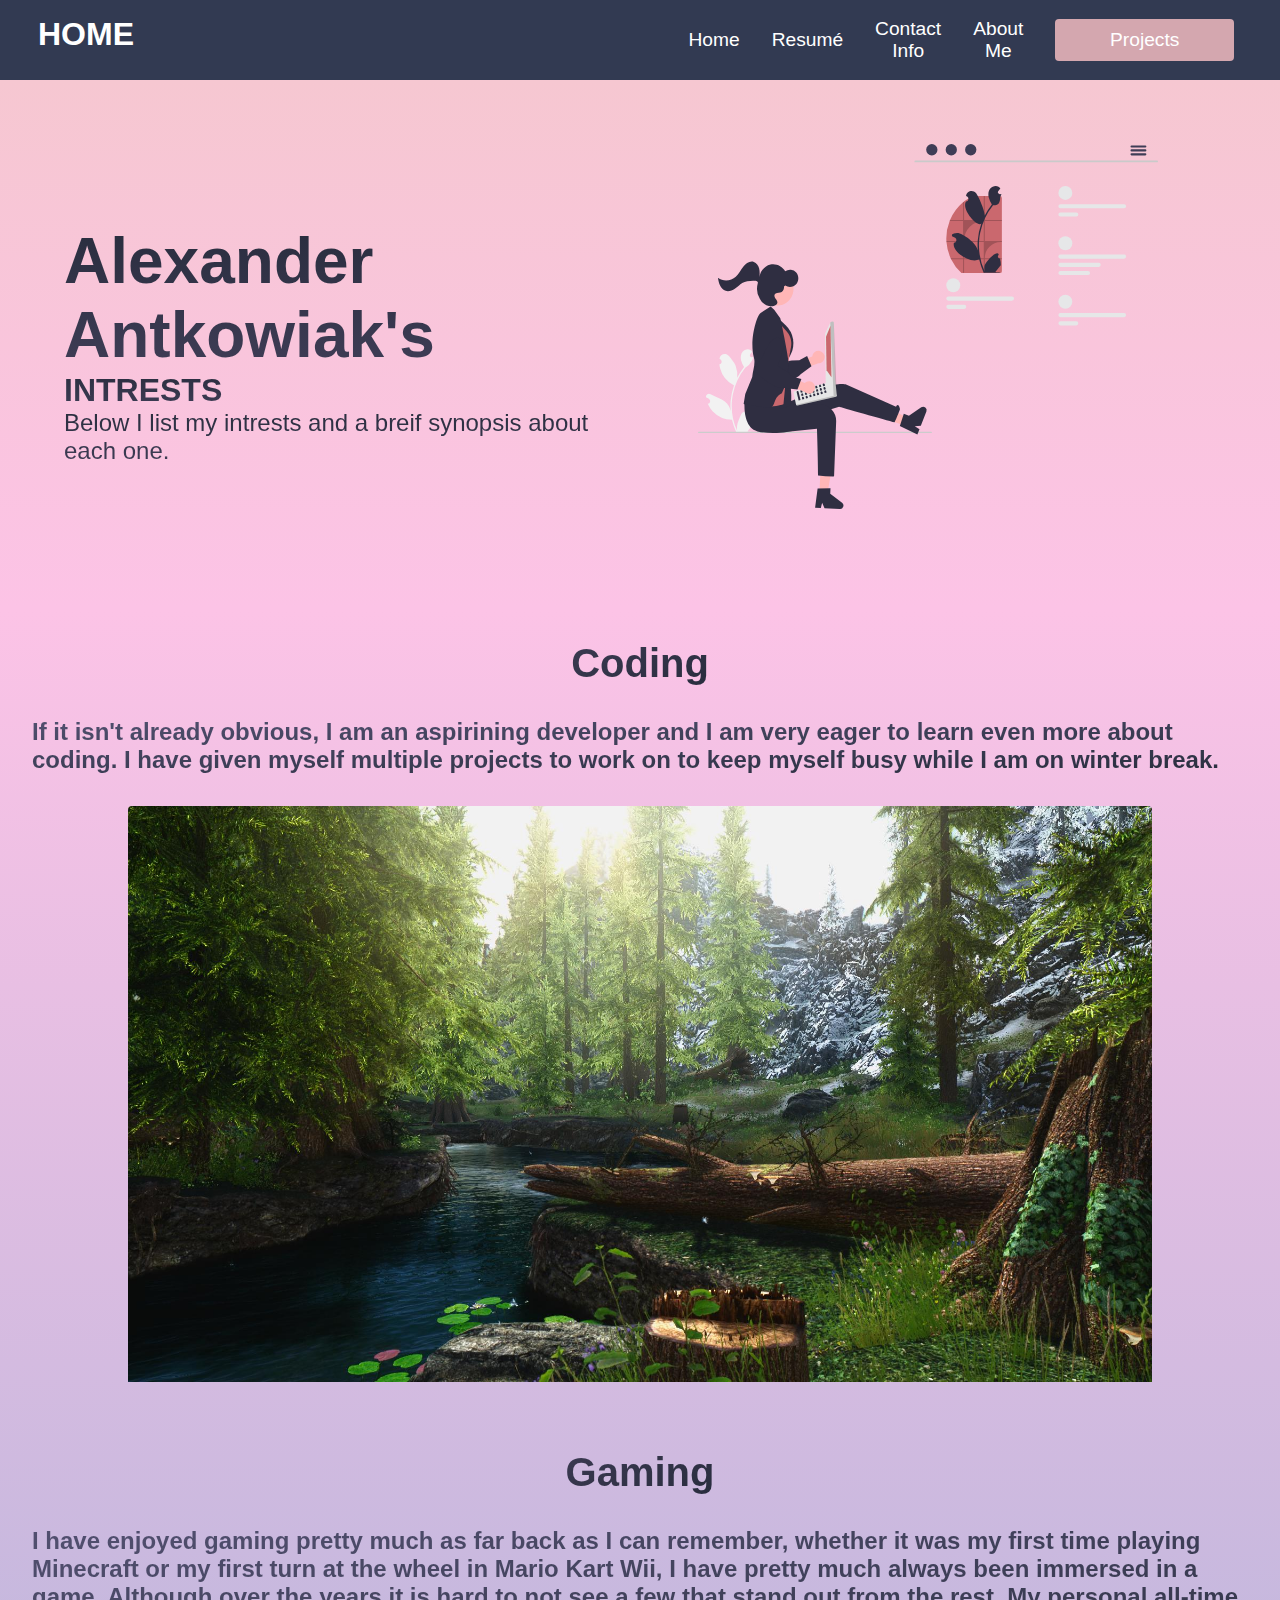
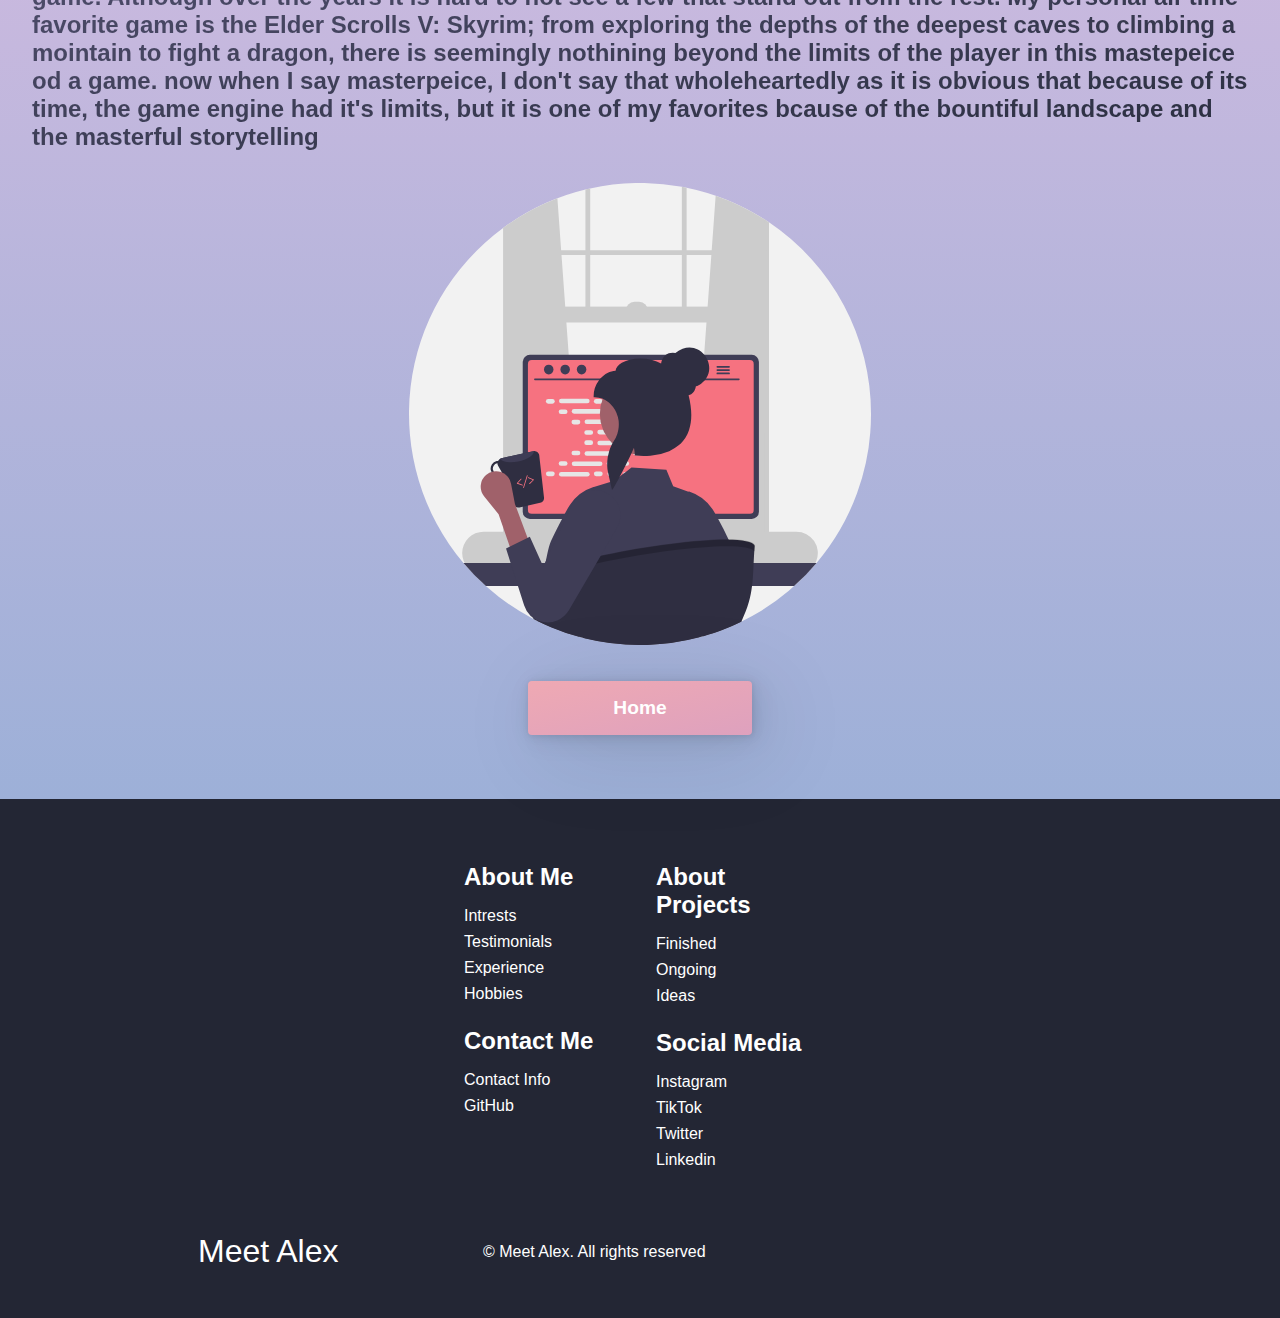
<file: intrests.html>
<!DOCTYPE html>

<html lang="en">
    <head>
        <meta charset="UTF-8">
        <meta http-equiv="X-UA-Compatible" content="IE=edge">
        <meta name="viewport" content="width=device-width, initial-scale=1.0">
        <title>Alex's Portfolio Website</title>
        <link rel="stylesheet" href="styles.css">
        <link rel="stylesheet"
        href="https://use.fontawesome.com/releases/v5.15.4/css/all.css"
        integrity="sha384-DyZ88mC6Up2uqS4h/KRgHuoeGwBcD4Ng9SiP4dIRy0EXTlnuz47vAwmeGwVChigm"
        crossorigin="anonymous"/>
        <link rel="preconnect" href="https://fonts.googleapis.com">
    <link rel="preconnect" href="https://fonts.gstatic.com" crossorigin>
    <link href="https://fonts.googleapis.com/css2?family=Noto+Sans+JP:wght@300;400;700&display=swap" rel="stylesheet">
        
    </head>

    <body>
        <!-- navbar section -->
        <nav class="navbar">
            <div class="navbar__container">
                <a href="/" id="navbar__logo">
                    <i class="fas fa-laptop-code"></i> HOME
                </a>
                <div class="navbar__toggle" id="mobile-menu">
                    <span class="bar"></span>
                    <span class="bar"></span>
                    <span class="bar"></span>
                </div>
                <ul class="navbar__menu">
                    <li class="navbar__item">
                        <a href="/" class="navbar__links">Home</a>
                    </li>
                    <li class="navbar__item">
                        <a href="/resume.html" class="navbar__links">Resumé</a>
                    </li>
                    <li class="navbar__item">
                        <a href="/contactInfo.html" class="navbar__links">Contact Info</a>
                    </li>
                    <li class="navbar__item">
                        <a href="/aboutMe.html" class="navbar__links">About Me</a>
                    </li>
                    <li class="navbar__btn">
                        <a href="/projects.html" class="button">Projects</a>
                    </li>
                </ul>
            </div>
        </nav>

        <!-- hero section -- midnight blue - blue -->
        <div class="main">
            <div class="main__container">
                <div class="main__content">
                    <h1>Alexander Antkowiak's</h1>
                    <h2>INTRESTS</h2>
                    <p>Below I list my intrests and a breif synopsis about each one.</p>
                    
                </div>
                <div class="main__img--container">
                    <img src="images/codeDev.svg"
                    alt="pic" id="main__img" />
                </div>
            </div>
        </div>

        <!-- Experience Section -- blue to purple-->
        <div class="experience">
            <h1>Coding</h1>
            <h2>If it isn't already obvious, I am an aspirining 
                developer and I am very eager to learn even more 
                about coding. I have given myself multiple 
                projects to work on to keep myself busy while I 
                am on winter break.</h2>
            <div class="main__img--container">
                <img src="images/skyrim.jpg"
                alt="pic" id="main__img" />
            </div>
            <h1>Gaming</h1>
            <h2>I have enjoyed gaming pretty much as far back as 
                I can remember, whether it was my first time 
                playing Minecraft or my first turn at the wheel 
                in Mario Kart Wii, I have pretty much always been 
                immersed in a game. Although over the years it 
                is hard to not see a few that stand out from the 
                rest. My personal all-time favorite game is the 
                Elder Scrolls V: Skyrim; from exploring the depths 
                of the deepest caves to climbing a mointain to 
                fight a dragon, there is seemingly nothining beyond 
                the limits of the player in this mastepeice od 
                a game. now when I say masterpeice, I don't say 
                that wholeheartedly as it is obvious that because 
                of its time, the game engine had it's limits, but 
                it is one of my favorites bcause of the bountiful 
                landscape and the masterful storytelling</h2>
            <div class="main__img--container">
                <img src="images/progComp.svg"
                alt="pic" id="main__img" />
            </div>
            <button class="btn btn-left" ><a  class="resumeDownload"href="/">Home</a></button>
        </div>

        <!-- Footer Section -->
        <div class="footer__container">

            <!-- Footer Links Html -->

            <div class="footer__links">
                <div class="footer__link--wrapper">
                    <div class="footer__links--items">
                        <h2>About Me</h2>
                        <a href="/intrests.html">Intrests</a>
                        <a href="/testimonials.html">Testimonials</a>
                        <a href="/experience.html">Experience</a>
                        <a href="/hobbies.html">Hobbies</a>
                    </div>
                    <div class="footer__links--items">
                        <h2>Contact Me</h2>
                        <a href="/contactInfo.html">Contact Info</a>
                        <a href="https://github.com/alex1111a">GitHub</a>
                    </div>
                </div>
                <div class="footer__link--wrapper">
                    <div class="footer__links--items">
                        <h2>About Projects</h2>
                        <a href="/finished.html">Finished</a>
                        <a href="/ongoing.html">Ongoing</a>
                        <a href="/ideas.html">Ideas</a>
                    </div>
                    <div class="footer__links--items">
                        <h2>Social Media</h2>
                        <a href="https://www.instagram.com/antkowiaka1189/">Instagram</a>
                        <a href="https://www.tiktok.com/@alexlikeskeebs?lang=en">TikTok</a>
                        <a href="https://twitter.com/AlexanderAntko1">Twitter</a>
                        <a href="https://www.linkedin.com/in/alexander-antkowiak-a72163223/">Linkedin</a>
                    </div>
                </div>
            </div>

            <!-- Social Media Html -->

            <div class="social__media">
                <div class="social__media--wrap">
                    <div class="footer__logo">
                        <a href="/" id="footer__logo"><i class="fas fa-laptop-code"></i> Meet Alex</a>
                    </div>
                    <p class="website__rights">© Meet Alex. All rights reserved</p>
                    <div class="social__icons">
                        <a href="https://github.com/alex1111a" class="social__icon--link" target="_blank">
                            <i class="fab fa-github"></i>
                        </a>
                        <a href="https://www.instagram.com/antkowiaka1189/" class="social__icon--link" target="_blank">
                            <i class="fab fa-instagram"></i>
                        </a>
                        <a href="https://twitter.com/AlexanderAntko1" class="social__icon--link" target="_blank">
                            <i class="fab fa-twitter"></i>
                        </a>
                        <a href="https://www.tiktok.com/@alexlikeskeebs?lang=en" class="social__icon--link" target="_blank">
                            <i class="fab fa-tiktok"></i>
                        </a>
                        <a href="https://www.linkedin.com/in/alexander-antkowiak-a72163223/" class="social__icon--link" target="_blank">
                            <i class="fab fa-linkedin"></i>
                        </a>
                    </div>
                </div>
            </div>

        </div>

        <script src="app.js"></script>
    </body>
</html>
</file>
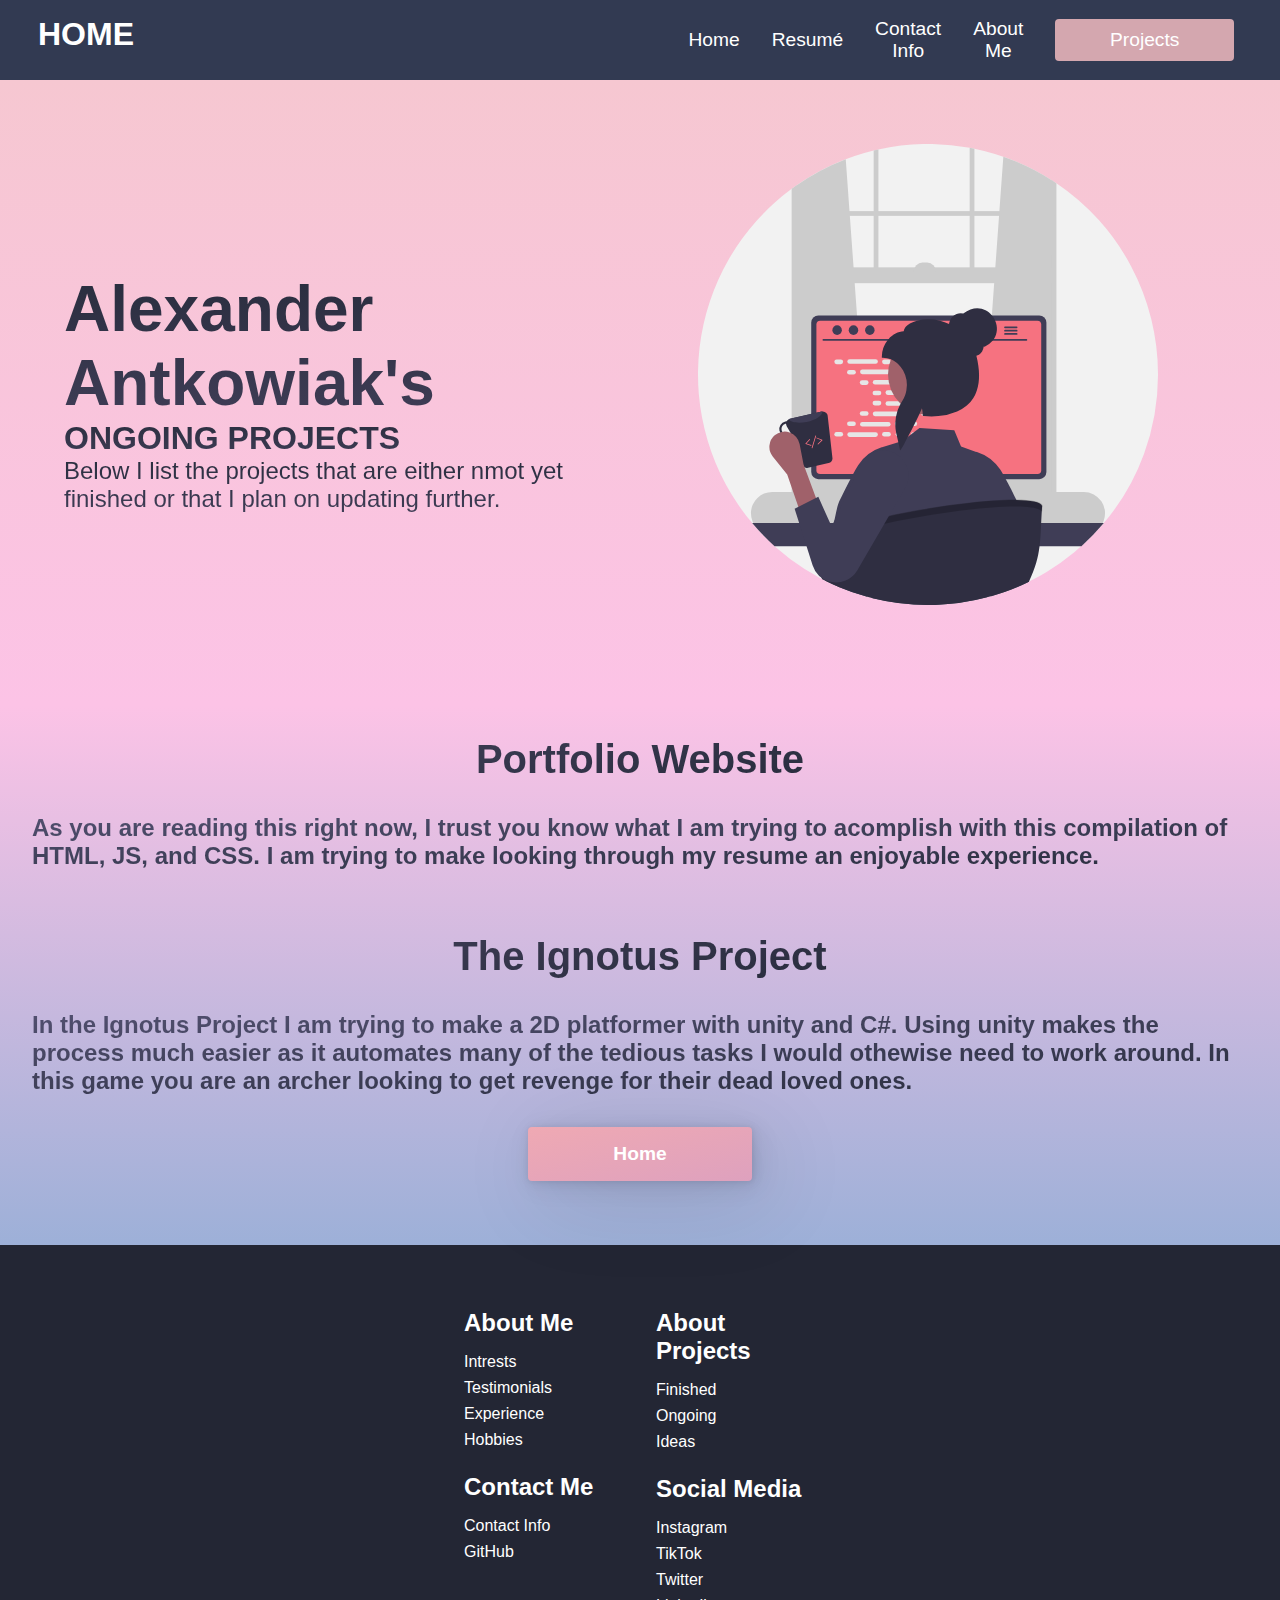
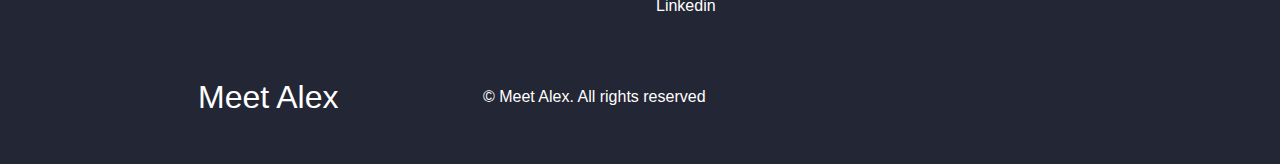
<file: ongoing.html>
<!DOCTYPE html>

<html lang="en">
    <head>
        <meta charset="UTF-8">
        <meta http-equiv="X-UA-Compatible" content="IE=edge">
        <meta name="viewport" content="width=device-width, initial-scale=1.0">
        <title>Alex's Portfolio Website</title>
        <link rel="stylesheet" href="styles.css">
        <link rel="stylesheet"
        href="https://use.fontawesome.com/releases/v5.15.4/css/all.css"
        integrity="sha384-DyZ88mC6Up2uqS4h/KRgHuoeGwBcD4Ng9SiP4dIRy0EXTlnuz47vAwmeGwVChigm"
        crossorigin="anonymous"/>
        <link rel="preconnect" href="https://fonts.googleapis.com">
    <link rel="preconnect" href="https://fonts.gstatic.com" crossorigin>
    <link href="https://fonts.googleapis.com/css2?family=Noto+Sans+JP:wght@300;400;700&display=swap" rel="stylesheet">
        
    </head>

    <body>
        <!-- navbar section -->
        <nav class="navbar">
            <div class="navbar__container">
                <a href="/" id="navbar__logo">
                    <i class="fas fa-laptop-code"></i> HOME
                </a>
                <div class="navbar__toggle" id="mobile-menu">
                    <span class="bar"></span>
                    <span class="bar"></span>
                    <span class="bar"></span>
                </div>
                <ul class="navbar__menu">
                    <li class="navbar__item">
                        <a href="/" class="navbar__links">Home</a>
                    </li>
                    <li class="navbar__item">
                        <a href="/resume.html" class="navbar__links">Resumé</a>
                    </li>
                    <li class="navbar__item">
                        <a href="/contactInfo.html" class="navbar__links">Contact Info</a>
                    </li>
                    <li class="navbar__item">
                        <a href="/aboutMe.html" class="navbar__links">About Me</a>
                    </li>
                    <li class="navbar__btn">
                        <a href="/projects.html" class="button">Projects</a>
                    </li>
                </ul>
            </div>
        </nav>

        <!-- hero section -- midnight blue - blue -->
        <div class="main">
            <div class="main__container">
                <div class="main__content">
                    <h1>Alexander Antkowiak's</h1>
                    <h2>ONGOING PROJECTS</h2>
                    <p>Below I list the projects that are either 
                        nmot yet finished or that I plan on 
                        updating further.</p>
                    
                </div>
                <div class="main__img--container">
                    <img src="images/progComp.svg"
                    alt="pic" id="main__img" />
                </div>
            </div>
        </div>

        <!-- Experience Section -- blue to purple-->
        <div class="experience">
            <h1>Portfolio Website</h1>
            <h2>As you are reading this right now, I trust you 
                know what I am trying to acomplish with this 
                compilation of HTML, JS, and CSS. I am trying 
                to make looking through my resume an enjoyable 
                experience.</h2>
            <h1>The Ignotus Project</h1>
            <h2>In the Ignotus Project I am trying to make a 2D 
                platformer with unity and C#. Using unity makes 
                the process much easier as it automates many of 
                the tedious tasks I would othewise need to work 
                around. In this game you are an archer looking 
                to get revenge for their dead loved ones.</h2>
            <button class="btn btn-left" ><a  class="resumeDownload"href="/">Home</a></button>
        </div>

        <!-- Footer Section -->
        <div class="footer__container">

            <!-- Footer Links Html -->

            <div class="footer__links">
                <div class="footer__link--wrapper">
                    <div class="footer__links--items">
                        <h2>About Me</h2>
                        <a href="/intrests.html">Intrests</a>
                        <a href="/testimonials.html">Testimonials</a>
                        <a href="/experience.html">Experience</a>
                        <a href="/hobbies.html">Hobbies</a>
                    </div>
                    <div class="footer__links--items">
                        <h2>Contact Me</h2>
                        <a href="/contactInfo.html">Contact Info</a>
                        <a href="https://github.com/alex1111a">GitHub</a>
                    </div>
                </div>
                <div class="footer__link--wrapper">
                    <div class="footer__links--items">
                        <h2>About Projects</h2>
                        <a href="/finished.html">Finished</a>
                        <a href="/ongoing.html">Ongoing</a>
                        <a href="/ideas.html">Ideas</a>
                    </div>
                    <div class="footer__links--items">
                        <h2>Social Media</h2>
                        <a href="https://www.instagram.com/antkowiaka1189/">Instagram</a>
                        <a href="https://www.tiktok.com/@alexlikeskeebs?lang=en">TikTok</a>
                        <a href="https://twitter.com/AlexanderAntko1">Twitter</a>
                        <a href="https://www.linkedin.com/in/alexander-antkowiak-a72163223/">Linkedin</a>
                    </div>
                </div>
            </div>

            <!-- Social Media Html -->

            <div class="social__media">
                <div class="social__media--wrap">
                    <div class="footer__logo">
                        <a href="/" id="footer__logo"><i class="fas fa-laptop-code"></i> Meet Alex</a>
                    </div>
                    <p class="website__rights">© Meet Alex. All rights reserved</p>
                    <div class="social__icons">
                        <a href="https://github.com/alex1111a" class="social__icon--link" target="_blank">
                            <i class="fab fa-github"></i>
                        </a>
                        <a href="https://www.instagram.com/antkowiaka1189/" class="social__icon--link" target="_blank">
                            <i class="fab fa-instagram"></i>
                        </a>
                        <a href="https://twitter.com/AlexanderAntko1" class="social__icon--link" target="_blank">
                            <i class="fab fa-twitter"></i>
                        </a>
                        <a href="https://www.tiktok.com/@alexlikeskeebs?lang=en" class="social__icon--link" target="_blank">
                            <i class="fab fa-tiktok"></i>
                        </a>
                        <a href="https://www.linkedin.com/in/alexander-antkowiak-a72163223/" class="social__icon--link" target="_blank">
                            <i class="fab fa-linkedin"></i>
                        </a>
                    </div>
                </div>
            </div>

        </div>

        <script src="app.js"></script>
    </body>
</html>
</file>
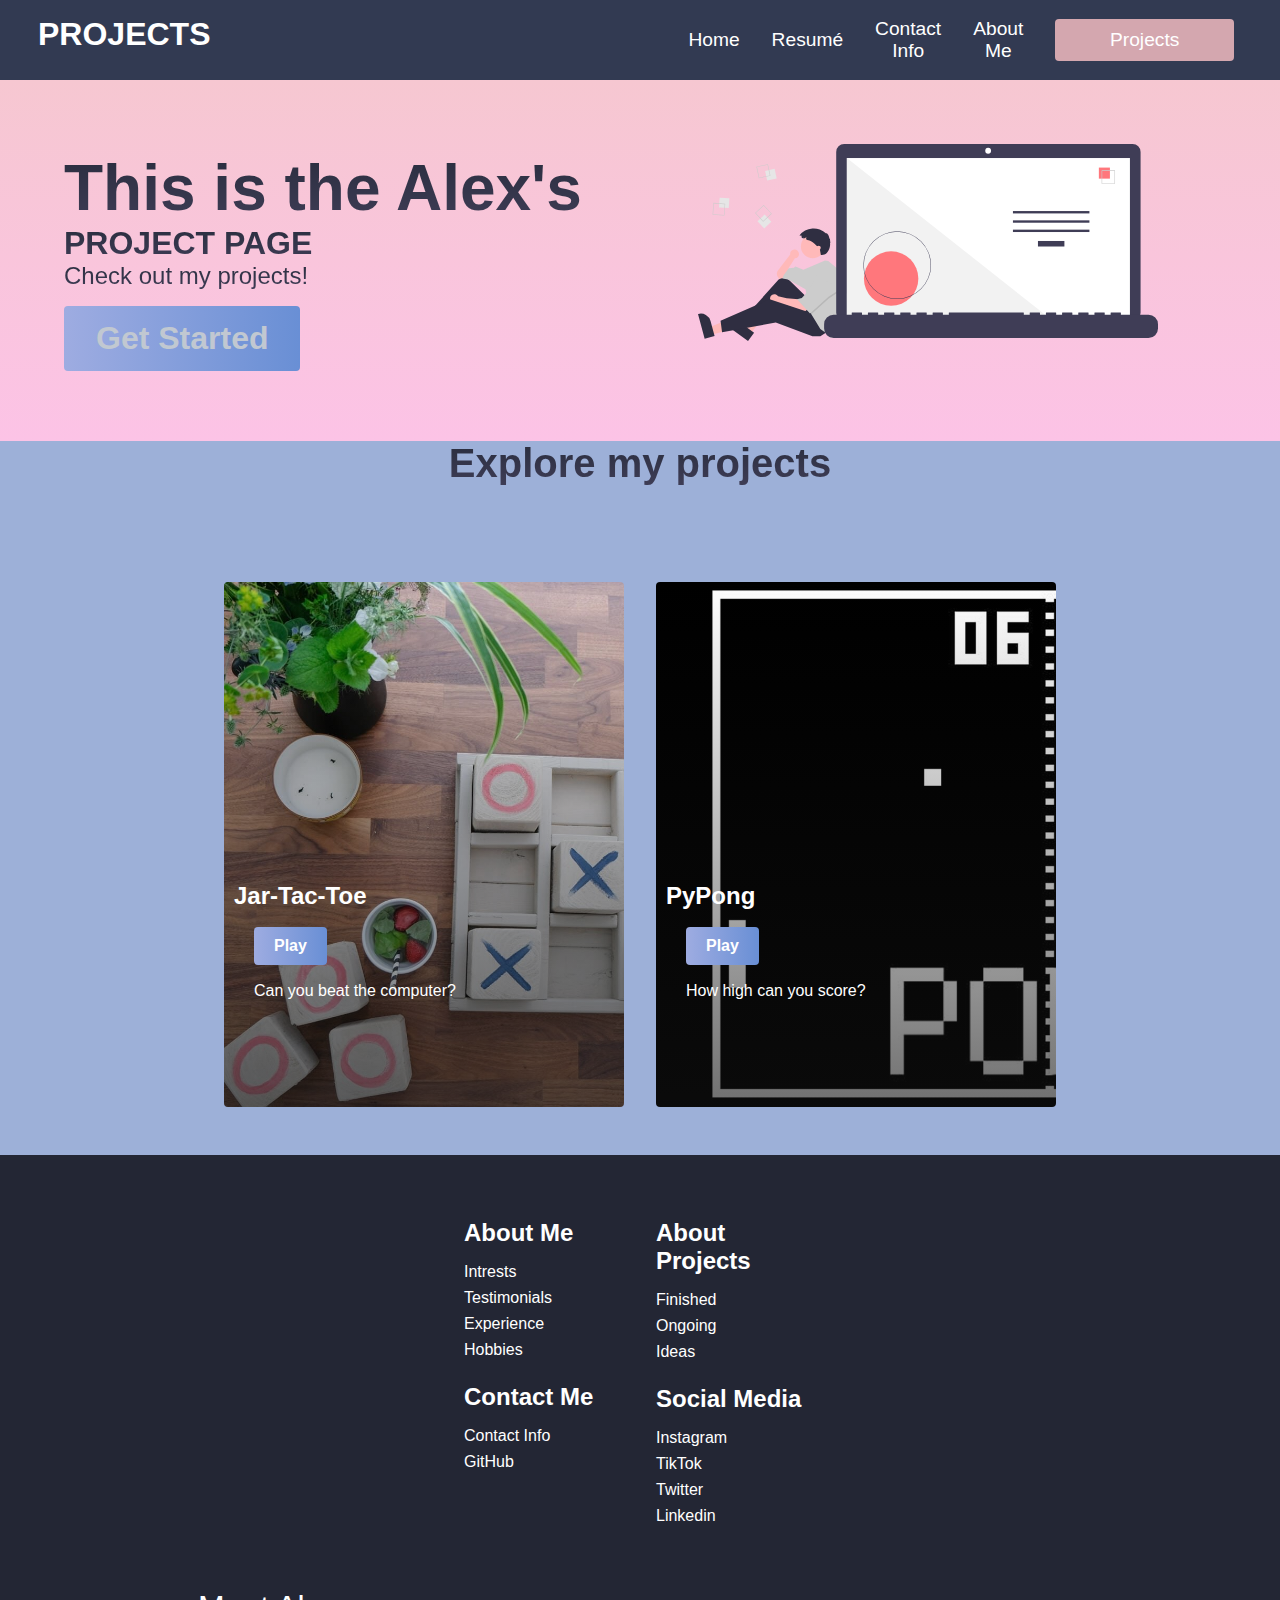
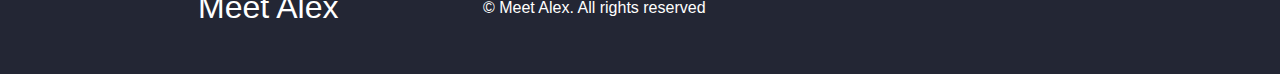
<file: projects.html>
<!DOCTYPE html>

<html lang="en">
    <head>
        <meta charset="UTF-8">
        <meta http-equiv="X-UA-Compatible" content="IE=edge">
        <meta name="viewport" content="width=device-width, initial-scale=1.0">
        <title>Alex's Portfolio Projects</title>
        <link rel="stylesheet" href="styles.css">
        <link rel="stylesheet"
        href="https://use.fontawesome.com/releases/v5.15.4/css/all.css"
        integrity="sha384-DyZ88mC6Up2uqS4h/KRgHuoeGwBcD4Ng9SiP4dIRy0EXTlnuz47vAwmeGwVChigm"
        crossorigin="anonymous"/>
        <link rel="preconnect" href="https://fonts.googleapis.com">
    <link rel="preconnect" href="https://fonts.gstatic.com" crossorigin>
    <link href="https://fonts.googleapis.com/css2?family=Kumbh+Sans:wght@400;700&display=swap"
    rel="stylesheet">
    </head>
    
    <body>
        <!-- navbar section -->
        <nav class="navbar">
            <div class="navbar__container">
                <a href="/" id="navbar__logo">
                    <i class="fas fa-laptop-code"></i> PROJECTS
                </a>
                <div class="navbar__toggle" id="mobile-menu">
                    <span class="bar"></span>
                    <span class="bar"></span>
                    <span class="bar"></span>
                </div>
                <ul class="navbar__menu">
                    <li class="navbar__item">
                        <a href="/" class="navbar__links">Home</a>
                    </li>
                    <li class="navbar__item">
                        <a href="/resume.html" class="navbar__links">Resumé</a>
                    </li>
                    <li class="navbar__item">
                        <a href="/contactInfo.html" class="navbar__links">Contact Info</a>
                    </li>
                    <li class="navbar__item">
                        <a href="/aboutMe.html" class="navbar__links">About Me</a>
                    </li>
                    <li class="navbar__btn">
                        <a href="/projects.html" class="button">Projects</a>
                    </li>
                </ul>
            </div>
        </nav>

        <!-- hero section-->
        <div class="main">
            <div class="main__container">
                <div class="main__content">
                    <h1>This is the Alex's</h1>
                    <h2> PROJECT PAGE</h2>
                    <p>Check out my projects!</p>
                    <button class="main__btn"><a href="/">Get Started</a></button>
                </div>
                <div class="main__img--container">
                    <img src="images/1_pic1.svg"
                    alt="pic" id="main__img" />
                </div>
            </div>
        </div>

        <!-- Services Section-->
        <div class="services">
            <h1>Explore my projects</h1>
            <div class="services__container">
                <div class="services__card">
                    <h2>Jar-Tac-Toe</h2>
                    <p>Can you beat the computer?</p>
                    <button><a class="game__link" href="https://github.com/alex1111a/TicTacToe">Play</a></button>
                </div>
                <div class="services__card">
                    <h2>PyPong</h2>
                    <p>How high can you score?</p>
                    <button><a class="game__link" href="https://github.com/alex1111a/PyPong">Play</a></button>
                </div>
            </div>
        </div>

        <!-- Footer Section -->
        <div class="footer__container">

            <!-- Footer Links Html -->

            <div class="footer__links">
                <div class="footer__link--wrapper">
                    <div class="footer__links--items">
                        <h2>About Me</h2>
                        <a href="/intrests.html">Intrests</a>
                        <a href="/testimonials.html">Testimonials</a>
                        <a href="/experience.html">Experience</a>
                        <a href="/hobbies.html">Hobbies</a>
                    </div>
                    <div class="footer__links--items">
                        <h2>Contact Me</h2>
                        <a href="/contactInfo.html">Contact Info</a>
                        <a href="https://github.com/alex1111a">GitHub</a>
                    </div>
                </div>
                <div class="footer__link--wrapper">
                    <div class="footer__links--items">
                        <h2>About Projects</h2>
                        <a href="/finished.html">Finished</a>
                        <a href="/ongoing.html">Ongoing</a>
                        <a href="/ideas.html">Ideas</a>
                    </div>
                    <div class="footer__links--items">
                        <h2>Social Media</h2>
                        <a href="https://www.instagram.com/antkowiaka1189/">Instagram</a>
                        <a href="https://www.tiktok.com/@alexlikeskeebs?lang=en">TikTok</a>
                        <a href="https://twitter.com/AlexanderAntko1">Twitter</a>
                        <a href="https://www.linkedin.com/in/alexander-antkowiak-a72163223/">Linkedin</a>
                    </div>
                </div>
            </div>

            <!-- Social Media Html -->

            <div class="social__media">
                <div class="social__media--wrap">
                    <div class="footer__logo">
                        <a href="/" id="footer__logo"><i class="fas fa-laptop-code"></i> Meet Alex</a>
                    </div>
                    <p class="website__rights">© Meet Alex. All rights reserved</p>
                    <div class="social__icons">
                        <a href="https://github.com/alex1111a" class="social__icon--link" target="_blank">
                            <i class="fab fa-github"></i>
                        </a>
                        <a href="https://www.instagram.com/antkowiaka1189/" class="social__icon--link" target="_blank">
                            <i class="fab fa-instagram"></i>
                        </a>
                        <a href="https://twitter.com/AlexanderAntko1" class="social__icon--link" target="_blank">
                            <i class="fab fa-twitter"></i>
                        </a>
                        <a href="https://www.tiktok.com/@alexlikeskeebs?lang=en" class="social__icon--link" target="_blank">
                            <i class="fab fa-tiktok"></i>
                        </a>
                        <a href="https://www.linkedin.com/in/alexander-antkowiak-a72163223/" class="social__icon--link" target="_blank">
                            <i class="fab fa-linkedin"></i>
                        </a>
                    </div>
                </div>
            </div>

        </div>

        <script src="app.js"></script>
    </body>
</html>
</file>
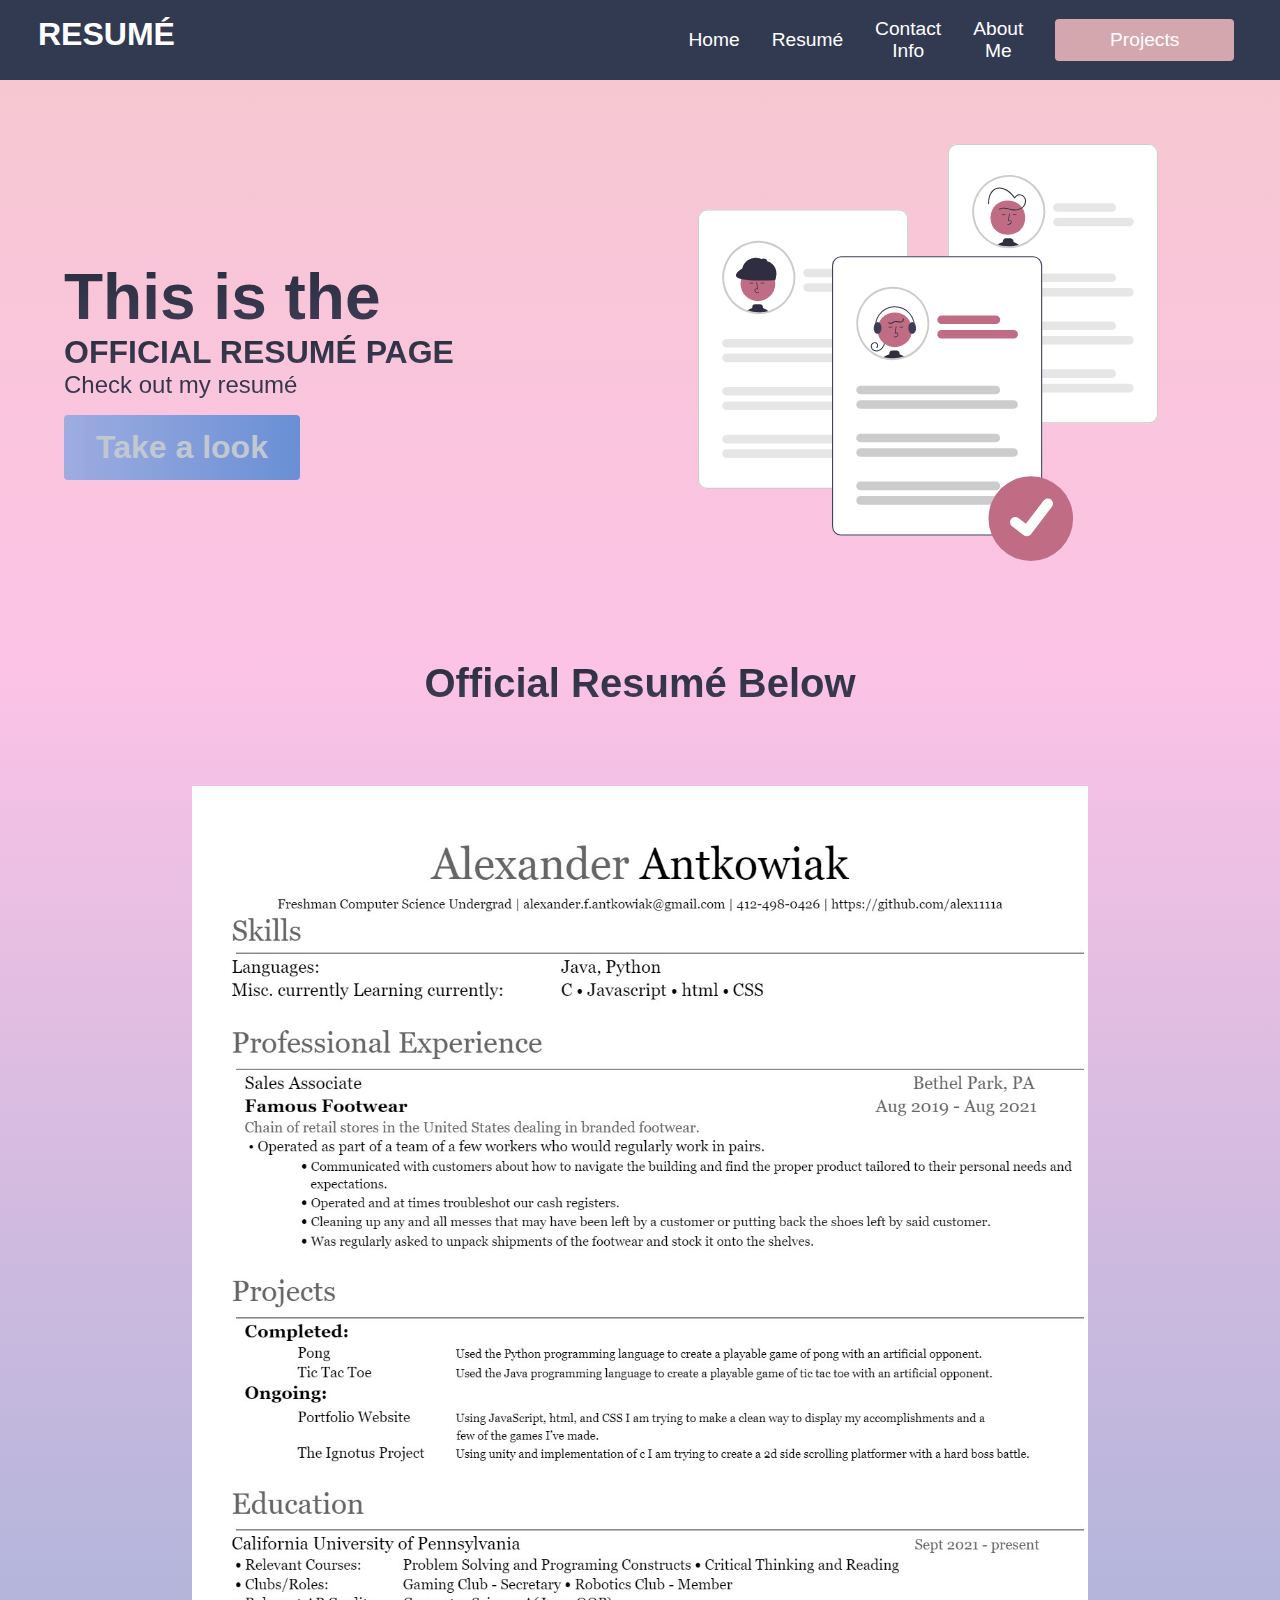
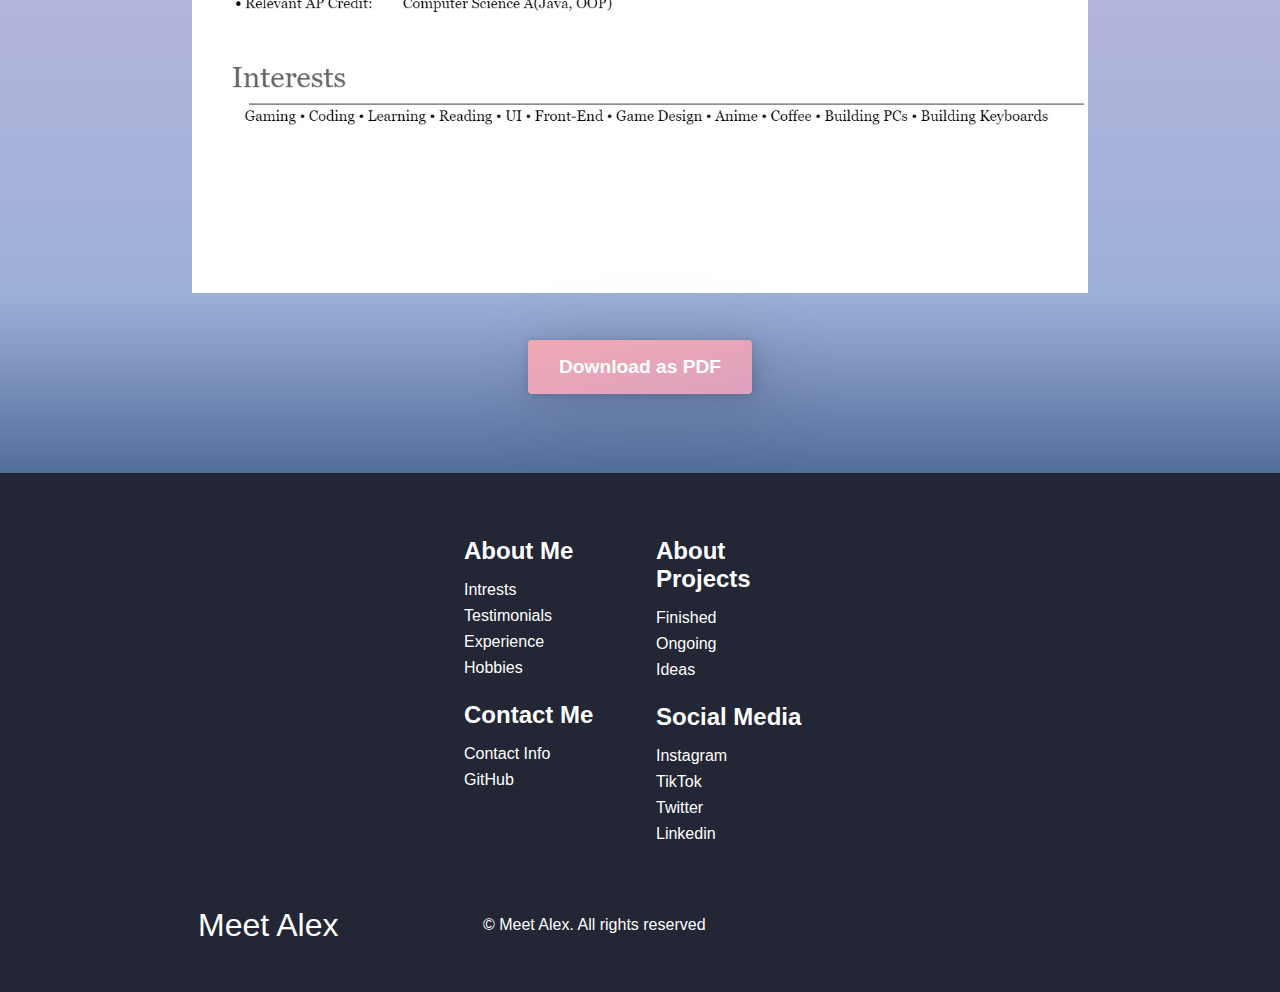
<file: resume.html>
<!DOCTYPE html>

<html lang="en">
    <head>
        <meta charset="UTF-8">
        <meta http-equiv="X-UA-Compatible" content="IE=edge">
        <meta name="viewport" content="width=device-width, initial-scale=1.0">
        <title>Alex's Resumé</title>
        <link rel="stylesheet" href="styles.css">
        <link rel="stylesheet"
        href="https://use.fontawesome.com/releases/v5.15.4/css/all.css"
        integrity="sha384-DyZ88mC6Up2uqS4h/KRgHuoeGwBcD4Ng9SiP4dIRy0EXTlnuz47vAwmeGwVChigm"
        crossorigin="anonymous"/>
        <link rel="preconnect" href="https://fonts.googleapis.com">
    <link rel="preconnect" href="https://fonts.gstatic.com" crossorigin>
    <link href="https://fonts.googleapis.com/css2?family=Kumbh+Sans:wght@400;700&display=swap"
    rel="stylesheet">
    </head>

    <body>
        <!-- Navbar section -->
        <nav class="navbar">
            <div class="navbar__container">
                <a href="/" id="navbar__logo">
                    <i class="fas fa-laptop-code"></i> RESUMÉ
                </a>
                <div class="navbar__toggle" id="mobile-menu">
                    <span class="bar"></span>
                    <span class="bar"></span>
                    <span class="bar"></span>
                </div>
                <ul class="navbar__menu">
                    <li class="navbar__item">
                        <a href="/" class="navbar__links">Home</a>
                    </li>
                    <li class="navbar__item">
                        <a href="/resume.html" class="navbar__links">Resumé</a>
                    </li>
                    <li class="navbar__item">
                        <a href="/contactInfo.html" class="navbar__links">Contact Info</a>
                    </li>
                    <li class="navbar__item">
                        <a href="/aboutMe.html" class="navbar__links">About Me</a>
                    </li>
                    <li class="navbar__btn">
                        <a href="/projects.html" class="button">Projects</a>
                    </li>
                </ul>
            </div>
        </nav>

        <!-- Hero section-->
        <div class="main">
            <div class="main__container">
                <div class="main__content">
                    <h1>This is the</h1>
                    <h2>OFFICIAL RESUMÉ PAGE</h2>
                    <p>Check out my resumé</p>
                    <button class="main__btn"><a href="/">Take a look</a></button>
                </div>
                <div class="main__img--container">
                    <img src="images/pic11.svg"
                    alt="pic" id="main__img" />
                </div>
            </div>
        </div>

        <!-- Resume Section-->
        <div class="resume">
            <h1>Official Resumé Below</h1>
            <div class="resume__container">
                <div class="resume__img--container">
                    <img src="images/Resume.jpg"
                    alt="pic" id="resume__img" />
                </div>
            </div>
        </div>
        <div class="resumeButtonContainer">
            <button class="btn btn-center"><a class="resumeDownload"href="/images/Resume.pdf" download>Download as PDF</a></button>
        </div>

        <!-- Footer Section -->
        <div class="footer__container">

            <!-- Footer Links Html -->

            <div class="footer__links">
                <div class="footer__link--wrapper">
                    <div class="footer__links--items">
                        <h2>About Me</h2>
                        <a href="/intrests.html">Intrests</a>
                        <a href="/testimonials.html">Testimonials</a>
                        <a href="/experience.html">Experience</a>
                        <a href="/hobbies.html">Hobbies</a>
                    </div>
                    <div class="footer__links--items">
                        <h2>Contact Me</h2>
                        <a href="/contactInfo.html">Contact Info</a>
                        <a href="https://github.com/alex1111a">GitHub</a>
                    </div>
                </div>
                <div class="footer__link--wrapper">
                    <div class="footer__links--items">
                        <h2>About Projects</h2>
                        <a href="/finished.html">Finished</a>
                        <a href="/ongoing.html">Ongoing</a>
                        <a href="/ideas.html">Ideas</a>
                    </div>
                    <div class="footer__links--items">
                        <h2>Social Media</h2>
                        <a href="https://www.instagram.com/antkowiaka1189/">Instagram</a>
                        <a href="https://www.tiktok.com/@alexlikeskeebs?lang=en">TikTok</a>
                        <a href="https://twitter.com/AlexanderAntko1">Twitter</a>
                        <a href="https://www.linkedin.com/in/alexander-antkowiak-a72163223/">Linkedin</a>
                    </div>
                </div>
            </div>

            <!-- Social Media Html -->

            <div class="social__media">
                <div class="social__media--wrap">
                    <div class="footer__logo">
                        <a href="/" id="footer__logo"><i class="fas fa-laptop-code"></i> Meet Alex</a>
                    </div>
                    <p class="website__rights">© Meet Alex. All rights reserved</p>
                    <div class="social__icons">
                        <a href="https://github.com/alex1111a" class="social__icon--link" target="_blank">
                            <i class="fab fa-github"></i>
                        </a>
                        <a href="https://www.instagram.com/antkowiaka1189/" class="social__icon--link" target="_blank">
                            <i class="fab fa-instagram"></i>
                        </a>
                        <a href="https://twitter.com/AlexanderAntko1" class="social__icon--link" target="_blank">
                            <i class="fab fa-twitter"></i>
                        </a>
                        <a href="https://www.tiktok.com/@alexlikeskeebs?lang=en" class="social__icon--link" target="_blank">
                            <i class="fab fa-tiktok"></i>
                        </a>
                        <a href="https://www.linkedin.com/in/alexander-antkowiak-a72163223/" class="social__icon--link" target="_blank">
                            <i class="fab fa-linkedin"></i>
                        </a>
                    </div>
                </div>
            </div>

        </div>
        
        <script src="app.js"></script>
    </body>
</html>
</file>
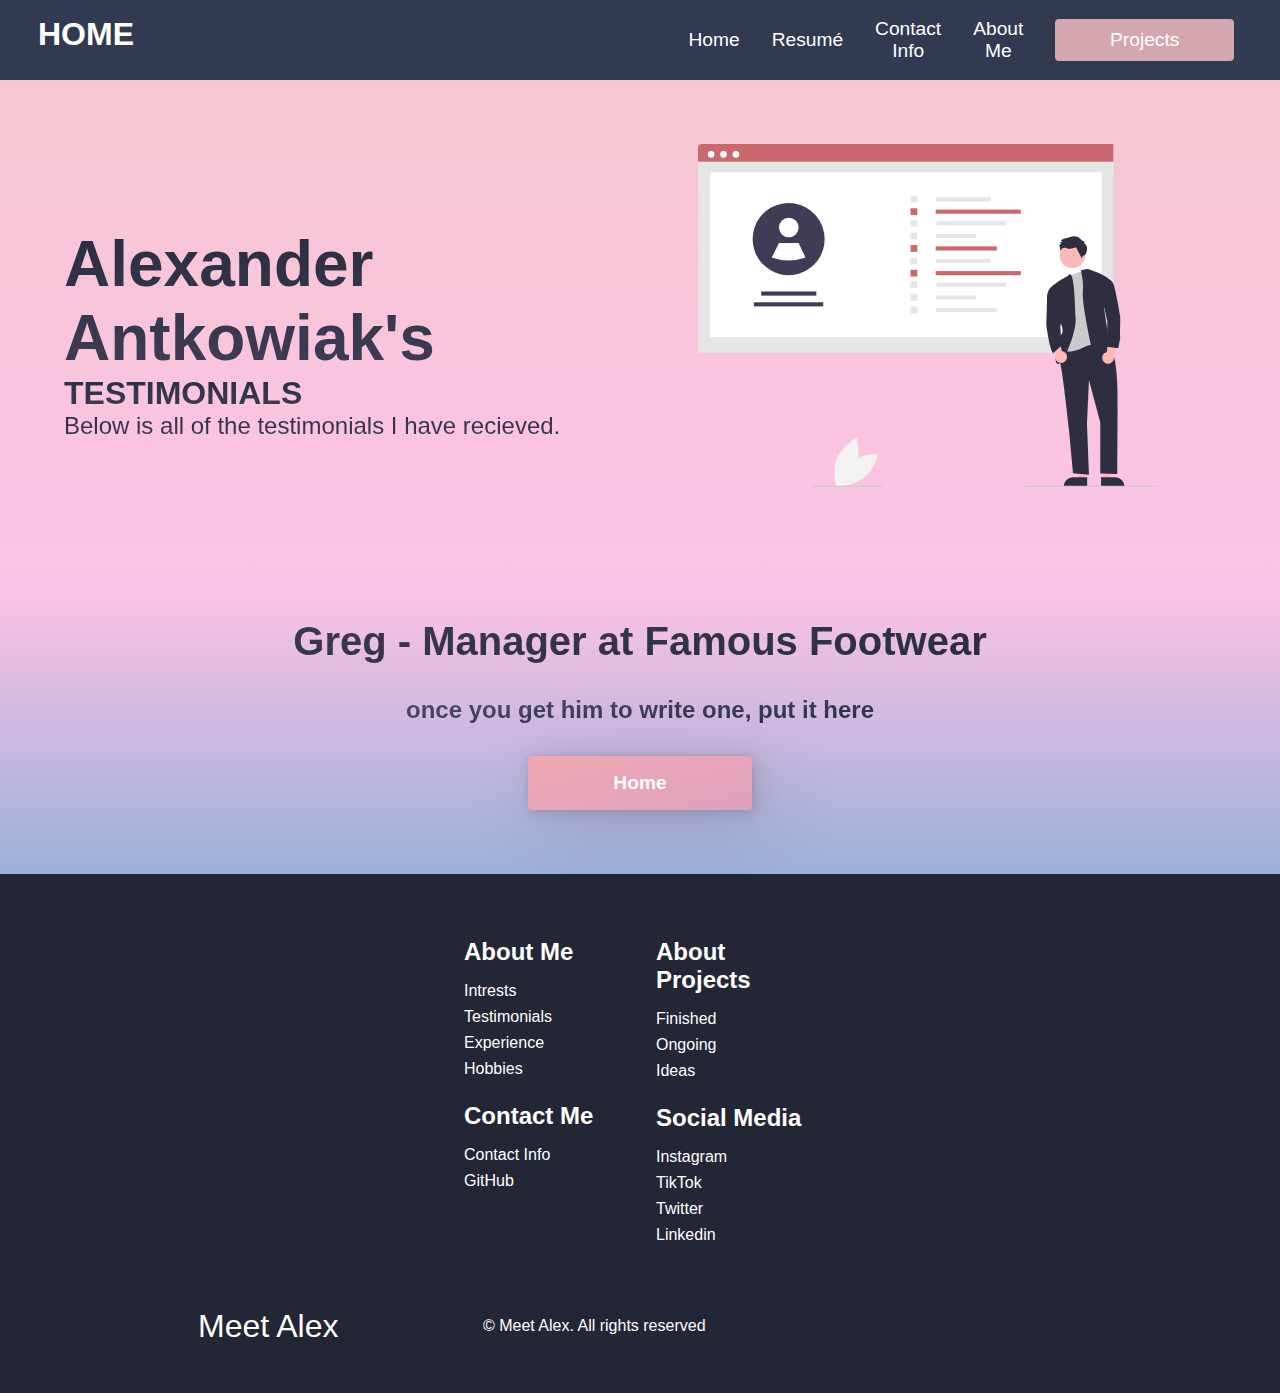
<file: testimonials.html>
<!DOCTYPE html>

<html lang="en">
    <head>
        <meta charset="UTF-8">
        <meta http-equiv="X-UA-Compatible" content="IE=edge">
        <meta name="viewport" content="width=device-width, initial-scale=1.0">
        <title>Alex's Portfolio Website</title>
        <link rel="stylesheet" href="styles.css">
        <link rel="stylesheet"
        href="https://use.fontawesome.com/releases/v5.15.4/css/all.css"
        integrity="sha384-DyZ88mC6Up2uqS4h/KRgHuoeGwBcD4Ng9SiP4dIRy0EXTlnuz47vAwmeGwVChigm"
        crossorigin="anonymous"/>
        <link rel="preconnect" href="https://fonts.googleapis.com">
    <link rel="preconnect" href="https://fonts.gstatic.com" crossorigin>
    <link href="https://fonts.googleapis.com/css2?family=Noto+Sans+JP:wght@300;400;700&display=swap" rel="stylesheet">
        
    </head>

    <body>
        <!-- navbar section -->
        <nav class="navbar">
            <div class="navbar__container">
                <a href="/" id="navbar__logo">
                    <i class="fas fa-laptop-code"></i> HOME
                </a>
                <div class="navbar__toggle" id="mobile-menu">
                    <span class="bar"></span>
                    <span class="bar"></span>
                    <span class="bar"></span>
                </div>
                <ul class="navbar__menu">
                    <li class="navbar__item">
                        <a href="/" class="navbar__links">Home</a>
                    </li>
                    <li class="navbar__item">
                        <a href="/resume.html" class="navbar__links">Resumé</a>
                    </li>
                    <li class="navbar__item">
                        <a href="/contactInfo.html" class="navbar__links">Contact Info</a>
                    </li>
                    <li class="navbar__item">
                        <a href="/aboutMe.html" class="navbar__links">About Me</a>
                    </li>
                    <li class="navbar__btn">
                        <a href="/projects.html" class="button">Projects</a>
                    </li>
                </ul>
            </div>
        </nav>

        <!-- hero section -- midnight blue - blue -->
        <div class="main">
            <div class="main__container">
                <div class="main__content">
                    <h1>Alexander Antkowiak's</h1>
                    <h2>TESTIMONIALS</h2>
                    <p>Below is all of the testimonials I have
                        recieved.</p>
                    
                </div>
                <div class="main__img--container">
                    <img src="images/testimonials.svg"
                    alt="pic" id="main__img" />
                </div>
            </div>
        </div>

        <!-- Experience Section -- blue to purple-->
        <div class="experience">
            <h1>Greg - Manager at Famous Footwear</h1>
            <h2>once you get him to write one, put it here</h2>
            <button class="btn btn-left" ><a  class="resumeDownload"href="/">Home</a></button>
        </div>

        <!-- Footer Section -->
        <div class="footer__container">

            <!-- Footer Links Html -->

            <div class="footer__links">
                <div class="footer__link--wrapper">
                    <div class="footer__links--items">
                        <h2>About Me</h2>
                        <a href="/intrests.html">Intrests</a>
                        <a href="/testimonials.html">Testimonials</a>
                        <a href="/experience.html">Experience</a>
                        <a href="/hobbies.html">Hobbies</a>
                    </div>
                    <div class="footer__links--items">
                        <h2>Contact Me</h2>
                        <a href="/contactInfo.html">Contact Info</a>
                        <a href="https://github.com/alex1111a">GitHub</a>
                    </div>
                </div>
                <div class="footer__link--wrapper">
                    <div class="footer__links--items">
                        <h2>About Projects</h2>
                        <a href="/finished.html">Finished</a>
                        <a href="/ongoing.html">Ongoing</a>
                        <a href="/ideas.html">Ideas</a>
                    </div>
                    <div class="footer__links--items">
                        <h2>Social Media</h2>
                        <a href="https://www.instagram.com/antkowiaka1189/">Instagram</a>
                        <a href="https://www.tiktok.com/@alexlikeskeebs?lang=en">TikTok</a>
                        <a href="https://twitter.com/AlexanderAntko1">Twitter</a>
                        <a href="https://www.linkedin.com/in/alexander-antkowiak-a72163223/">Linkedin</a>
                    </div>
                </div>
            </div>

            <!-- Social Media Html -->

            <div class="social__media">
                <div class="social__media--wrap">
                    <div class="footer__logo">
                        <a href="/" id="footer__logo"><i class="fas fa-laptop-code"></i> Meet Alex</a>
                    </div>
                    <p class="website__rights">© Meet Alex. All rights reserved</p>
                    <div class="social__icons">
                        <a href="https://github.com/alex1111a" class="social__icon--link" target="_blank">
                            <i class="fab fa-github"></i>
                        </a>
                        <a href="https://www.instagram.com/antkowiaka1189/" class="social__icon--link" target="_blank">
                            <i class="fab fa-instagram"></i>
                        </a>
                        <a href="https://twitter.com/AlexanderAntko1" class="social__icon--link" target="_blank">
                            <i class="fab fa-twitter"></i>
                        </a>
                        <a href="https://www.tiktok.com/@alexlikeskeebs?lang=en" class="social__icon--link" target="_blank">
                            <i class="fab fa-tiktok"></i>
                        </a>
                        <a href="https://www.linkedin.com/in/alexander-antkowiak-a72163223/" class="social__icon--link" target="_blank">
                            <i class="fab fa-linkedin"></i>
                        </a>
                    </div>
                </div>
            </div>

        </div>

        <script src="app.js"></script>
    </body>
</html>
</file>
<file: styles.css>
/* Alexander Antkowiak */

*{
    box-sizing: border-box;
    margin: 0;
    padding: 0;
    font-family: 'Noto Sans Japanese', sans-serif;
}


/* navbar section */


.navbar {
    background: #323A52;
    height: 80px;
    display: flex;
    justify-content: center;
    align-items: center;
    font-size: 1.2rem;
    position: sticky;
    top: 0;
    z-index: 999;
}

.navbar__container {
    display: flex;
    justify-content: space-between;
    height: 80px;
    z-index: 1;
    width: 100%;
    max-width: 1300px;
    margin: 0 auto;
    padding: 0 30px;
}

#navbar__logo {
    margin-top: 1rem;
    color: #fff;
    background-size: 100%;
    display: flex;
    cursor: pointer;
    text-decoration: none;
    align-self: center center;
    justify-content: center;
    font-size: 2rem;
    font-weight: 700;
}

.fa-laptop-code{
    margin-top: 0.2rem;
    margin-right:0.5rem;
}

.navbar__menu {
    display: flex;
    align-items: center;
    list-style: none;
    text-align: center;
}

.navbar__item {
    height: 80px;
}

.navbar__links {
    color: #fff;
    display: flex;
    align-items: center;
    justify-content: center;
    text-decoration: none;
    padding: 0 1rem;
    height: 100%;
}

.navbar__btn {
    display: flex;
    justify-content: center;
    align-items: center;
    padding: 0 1rem;
    width: 100%;
}

.button {
    display: flex;
    justify-content: center;
    align-items: center;
    text-decoration: none;
    padding: 10px 20px;
    height: 100%;
    width: 100%;
    border: none;
    outline: none;
    border-radius: 4px;
    background: #d4a7af;
    color: #fff;
}

.button:hover {
    background: #d18c99;
    transition: all 0.5s ease;
}

.navbar__links:hover {
    color: #d18c99;
    transition: all 0.3s ease;
}

@media screen and (max-width: 960px) {
    .navbar__container {
        display: flex;
        justify-content: center;
        align-items: center;
        height: 80px;
        z-index: 1;
        width: 100%;
        max-width: 1300px;
        padding: 0;
    }
    .navbar__menu {
        display: grid;
        grid-template-columns: auto;
        margin: 0;
        width: 100%;
        position: absolute;
        top: -1000px;
        opacity: 0;
        transition: all 0.5s ease;
        height: 50vh;
        z-index: -1;
        background: #536D9B;
    }

    .navbar__menu.active {
        top: 100%;
        opacity: 1;
        transition: all 0.5s ease;
        z-index: 99;
        height: 50vh;
        font-size: 1.6rem;
    }

    #navbar__logo {
        padding: 25px;
    }

    .navbar__toggle .bar {
        width: 25px;
        height: 3px;
        margin: 5px auto;
        transition: all 0.3s ease-in-out;
        background: #fff;
    }

    .navbar__item {
        width: 100%;
    }

    .navbar__links {
        text-align: center;
        padding: 2rem;
        width: 100%;
        display: table;
    }

    #mobile-menu {
        position: absolute;
        top: 20%;
        right: 5%;
        transform: translate(5%, 20%);
    }

    .navbar__btn {
        padding-bottom: 2rem;
    }
    .button {
        display: flex;
        justify-content: center;
        align-items: center;
        width: 80%;
        height: 80%;
        margin: 0;
    }

    .navbar__toggle .bar {
        display: block;
        cursor: pointer;
    }

    #mobile-menu.is-active .bar:nth-child(2) {
        opacity: 0;
    }

    #mobile-menu.is-active .bar:nth-child(1) {
        transform: translateY(8px) rotate(45deg);
    }

    #mobile-menu.is-active .bar:nth-child(1) {
        transform: translateY(-8px) rotate(-45deg);
    }
}


/* hero section css*/


.main{
    background-color: #dbbd9f;
    background-image: linear-gradient(to top, #fcc3e6 0%, #f6c7d1 100%);
}

.main__container {
    display: grid;
    grid-template-columns: 1fr 1fr;
    align-items: center;
    justify-self: center;
    margin: 0 auto;
    height: flex;
    z-index: 1;
    width: 100%;
    max-width: 1300px;
    padding: 4rem;
}

.main__content h1 {
    font-size: 4rem;
    background-color: #f8b195;
    background-image: linear-gradient(to top, #3f3d56 0%, #292d3e 100%);
    background-size: 100%;
    -webkit-background-clip: text;
    -moz-background-clip: text;
    -webkit-text-fill-color: transparent;
    -moz-text-fill-color: transparent;
}

.main__content h2 {
    font-size: 2rem;
    background-color: #f8b195;
    background-image: linear-gradient(to top, #3f3d56 0%, #292d3e 100%);
    background-size: 100%;
    -webkit-background-clip: text;
    -moz-background-clip: text;
    -webkit-text-fill-color: transparent;
    -moz-text-fill-color: transparent;
}

.main__content p {
    font-size: 1.5rem;
    background-color: #f8b195;
    background-image: linear-gradient(to top, #3f3d56 0%, #292d3e 100%);
    background-size: 100%;
    -webkit-background-clip: text;
    -moz-background-clip: text;
    -webkit-text-fill-color: transparent;
    -moz-text-fill-color: transparent;
}

.main__content button {
    margin-top: 1rem;
    font-size: 2rem;
    font-weight: 700;
    color: #fff;
}

.main__btn a {
    position: relative;
    z-index: 2;
    color: #c1c8d1;
    text-decoration: none;
}

.main__btn {
    font-size: 1rem;
    background-image: linear-gradient(to right, #9EACE1 0%, #698FD5 100%);
    padding: 14px 32px;
    border: none;
    border-radius: 4px;
    color: #fff;
    margin-top: 2rem;
    cursor: pointer;
    position: relative;
    transition: all 0.35s;
    outline: none;
}

.main__btn:after {
    position: absolute;
    content: '';
    top: 0;
    left: 0;
    width: 0;
    height: 100%;
    background-image: linear-gradient(to right, #698FD5 0%, #9EACE1 100%);
    color: #fff;
    transition: all 0.35s;
    border-radius: 4px;
}

.main__btn:hover {
    color: #fff;
}

.main__btn:hover:after {
    width: 100%;
}

.main__img--container {
    text-align: center;
}

#main__img {
    height: 80%;
    width: 80%;
    border-radius: 4px;
    padding-bottom: 2rem;
}

@media screen and (max-width:768px){
    .main__container {
        display: grid;
        grid-template-columns: auto;
        align-items: center;
        justify-self: center;
        width: 100%;
        margin: 0 auto;
        height: 90vh;
    }

    .main__content {
        text-align: center;
        margin-bottom: 4rem;
    }

    .main__content h1 {
        font-size: 2.5rem;
        margin-top: 2rem;
    }

    .main__content h2 {
        font-size: 3rem;
    }

    .main__content p {
        margin-top: 1rem;
        font-size: 1.5rem;
    }
}

@media screen and (max-width: 480px) {
    .main__content h1 {
        font-size: 2rem;
        margin-top: 3rem;
    }

    .main__content h2 {
        font-size: 2rem;
    }

    .main__content p {
        margin-top: 2rem;
        font-size: 1.5rem;
    }
    .main__btn {
        padding: 12px 36px;
        margin: 2.5rem 0;
    }
}


/* Services section CSS*/


.services {
    background-image: linear-gradient(to top, #9db0d8 0%, #9db0d8 100%);
    display: flex;
    flex-direction: column;
    align-items: center;
    align-items: center;
    height: flex;
    padding-bottom: 2rem;
}

.services h1 {
    background-color: #c06c6c;
    background-image: linear-gradient(to top, #3f3d56 0%, #292d3e 100%);
    background-size: 100%;
    margin-bottom: 5rem;
    font-size: 2.5rem;
    -webkit-background-clip: text;
    -moz-background-clip: text;
    -webkit-text-fill-color: transparent;
    -moz-text-fill-color: transparent;
}

.services__container {
    display: flex;
    justify-content: center;
    flex-wrap: wrap;
}

.services__card {
    margin: 1rem;
    height:  525px;
    width: 400px;
    border-radius: 4px;
    background-image: linear-gradient(to bottom, rgba(0,0,0,0) 0%, 
    rgba(17,17,17,0.6) 100%), url('/images/pic2.jpg');
    background-size: cover;
    position: relative;
    color: #fff;
}

.services__card:nth-child(2) {
    background-image: linear-gradient(to bottom, rgba(0,0,0,0) 0%, 
    rgba(17,17,17,0.6) 100%), url('/images/pic3.jpg');

}

.services h2 {
    position: absolute;
    top: 300px;
    left: 10px;
}

.services__card p {
    position: absolute;
    top: 400px;
    left: 30px;
}

.services__card button {
    color: #fff;
    padding: 10px 20px;
    border: none;
    outline: none;
    border-radius: 4px;
    background: #c07d6c;
    /*position: absolute;*/
    top: 345px;
    left: 30px;
    font-size: 1rem;
    font-weight: 700;
    cursor: pointer;
    background-image: linear-gradient(to right, #9EACE1 0%, #698FD5 100%);
    position: relative;
    transition: all 0.35s;
    outline: none;
}

.game__link {
    text-decoration: none;
    color: #fff;
}

.services__card button:hover {
    position: absolute;
    content: '';
    transition: all 0.4s ease-in-out;
    background-image: linear-gradient(to right, #9EACE1 0%, #4f7fd8 100%);
    color: #fff;
    border-radius: 9px;
}

.services__card:hover {
    transform: scale(1.075);
    transition: 0.3s ease-out;
    cursor: pointer;
    border-radius: 13px;
}

@media screen and (max-width: 90px) {
    .services {
        height: 1600px;
    }

    .services h1 {
        font-size: 2rem;
        margin-top: 12rem;
    }
}

@media screen and (max-width: 480px) {
    .services {
        height: 1400px;
    }

    .services h1 {
        font-size: 1.2rem;
    }

    .services__card {
        width: 300px;
    }
}


/* Contact section CSS*/


.contacts {
    background-image: linear-gradient(to top, #9db0d8 0%, #fcc3e6 100%);
    display: flex;
    flex-direction: column;
    align-items: center;
    align-items: center;
    height: flex;
    padding-bottom: 2rem;
}

.contacts h1 {
    background-color: #c06c6c;
    background-image: linear-gradient(to top, #3f3d56 0%, #292d3e 100%);
    background-size: 100%;
    margin-bottom: 5rem;
    font-size: 2.5rem;
    padding-top: 4rem;
    -webkit-background-clip: text;
    -moz-background-clip: text;
    -webkit-text-fill-color: transparent;
    -moz-text-fill-color: transparent;
}

.contacts__container {
    display: flex;
    justify-content: center;
    flex-wrap: wrap;
    flex-direction: row;
}

.contacts__card {
    flex-shrink: 1;
    margin: 1rem;
    height:  525px;
    width: 400px;
    border-radius: 7px;
    background-image: linear-gradient(to bottom, rgba(0,0,0,0) 0%, 
    rgba(17,17,17,0.6) 100%), url('/images/pic7.png');
    background-size: cover;
    position: relative;
    color: #fff;
}

.linkBtn{
    text-decoration: none;
    color: #fff;
}

.contacts__card:nth-child(4) {
    background-image: linear-gradient(to bottom, rgba(0,0,0,0) 0%, 
    rgba(17,17,17,0.6) 100%), url('/images/pic8.webp');

}

.copy__card {
    flex-shrink: 1;
    margin: 1rem;
    height:  525px;
    width: 400px;
    border-radius: 7px;
    background-image: linear-gradient(to bottom, rgba(0,0,0,0) 0%, 
    rgba(17,17,17,0.6) 100%), url('/images/pic6.jpg');
    background-size: cover;
    position: relative;
    color: #fff;
}

.copy__card:nth-child(3) {
    background-image: linear-gradient(to bottom, rgba(0,0,0,0) 0%, 
    rgba(17,17,17,0.6) 100%), url('/images/pic9.webp');
}

.copy__card p {
    position: absolute;
    top: 400px;
    left: 30px;
    flex-shrink: 1;
}

.copy__card input{
    visibility: hidden;
}

.copy__card button {
    color: #fff;
    padding: 10px 20px;
    border: none;
    outline: none;
    border-radius: 4px;
    /*position: absolute;*/
    top: 345px;
    left: -145px;
    font-size: 1rem;
    font-weight: 700;
    cursor: pointer;
    background-image: linear-gradient(to right, #9EACE1 0%, #698FD5 100%);
    position: relative;
    transition: all 0.35s ease-in-out;
    outline: none;
    flex-shrink: 1;
}

.copy__card button:hover {
    position: relative;
    content: '';
    transition: 0.4s ease-in-out;
    background-image: linear-gradient(to right, #9EACE1 0%, #4f7fd8 100%);
    color: #fff;
    border-radius: 10px;
}

.copy__card:hover {
    transform: scale(1.075);
    transition: 0.3s ease-in;
    border-radius: 14px;
}

.contacts h2 {
    position: absolute;
    top: 300px;
    left: 20px;
    flex-shrink: 1;
}

.contacts__card p {
    position: absolute;
    top: 400px;
    left: 30px;
    flex-shrink: 1;
}

.contacts__card button {
    color: #fff;
    padding: 10px 20px;
    border: none;
    outline: none;
    border-radius: 4px;
    background: #c07d6c;
    /*position: absolute;*/
    top: 345px;
    left: 30px;
    font-size: 1rem;
    font-weight: 700;
    cursor: pointer;
    background-image: linear-gradient(to right, #9EACE1 0%, #698FD5 100%);
    position: relative;
    transition: all 0.35s ease-in-out;
    outline: none;
    flex-shrink: 1;
}

.contacts__card button:hover {
    position: absolute;
    content: '';
    transition: 0.4s ease-in-out;
    background-image: linear-gradient(to right, #9EACE1 0%, #4f7fd8 100%);
    color: #fff;
    border-radius: 10px;
}

.contacts__card:hover {
    transform: scale(1.075);
    transition: 0.3s ease-in;
    border-radius: 14px;
}

@media screen and (max-width: 90px) {
    .contacts {
        height: 100%;
        padding: 16px 32px;
    }

    .contacts h1 {
        font-size: 2rem;
        margin-top: 20rem;
        size: 2rem;
    }
}

@media screen and (max-width: 480px) {
    .contacts {
        height: 100%;
    }

    .contacts h1 {
        font-size: 1.2rem;
    }

    .contacts__card {
        width: 100%;
    }
}


/* Footer CSS*/


.footer__container {
    background-color: #232634;
    padding: 3rem 0;
    display: flex;
    flex-direction: column;
    justify-content: center;
    align-items:center;
}

#footer__logo {
    color: #fff;
    display: flex;
    align-items: center;
    cursor: pointer;
    text-decoration: none;
    font-size: 2rem;
}

.footer__links {
    width: 100%;
    max-width: 1000px;
    display: flex;
    justify-content: center;
}

.footer__links--wrapper {
    display: flex;
}

.footer__links--items {
    display: flex;
    flex-direction: column;
    align-items: flex-start;
    margin: 16px;
    text-align: left;
    width: 160px;
    box-sizing: border-box;
}

.footer__links--items h2 {
    margin-bottom: 16px;
}

.footer__links--items > h2 {
    color: #fff;
}

.footer__links--items > h2:hover {
    color: #c06c6c;
    transition: 0.3s ease-out;
    cursor: default;
}

.footer__links--items a {
    color: #fff;
    text-decoration: none;
    margin-bottom: 0.5rem;
}

.footer__links--items a:hover {
    color: #c06c84;
    transition: 0.3s ease-out;
}


/* Social Icons */


.social__icon--link {
    color: #fff;
    font-size: 24px;
}

.social__media {
    max-width: 1000px;
    width: 100%;
}

.social__media--wrap {
    display: flex;
    justify-content: space-between;
    align-items: center;
    width: 90%;
    max-width: 1000px;
    margin: 40px auto 0 auto;
}

.social__icons {
    display: flex;
    justify-content: space-between;
    align-items: center;
    width: 240px;
}

.social__logo {
    color: #fff;
    justify-self: flex-start;
    margin-left: 20px;
    cursor: pointer;
    text-decoration: none;
    font-size: 2rem;
    display: flex;
    align-items: center;
    margin-bottom: 16px;
}

.website__rights {
    color: #fff;
}

@media screen and (max-width: 820px) {
    .footer__links {
        padding-top: 2rem;
    }

    #footer__logo {
        margin-bottom: 2rem;
    }

    .websiter__rights {
        margin-bottom: 2rem;
    }

    .footer__link--wrapper {
        flex-direction: column;
    }

    .social__media--wrap {
        flex-direction: column;
    }
}

@media screen and (max-width: 480px) {
    .footer__links {
        margin: 0;
        padding: 10px;
        width: 100%;
    }
}


/* resume CSS */


.resume {
    background-image: linear-gradient(to top, #9db0d8 0%, #fcc3e6 100%);
    display: flex;
    flex-direction: column;
    align-items: center;
    align-items: center;
    height: flex;
}

.resume h1 {
    background-color: #c06c6c;
    background-image: linear-gradient(to top, #3f3d56 0%, #292d3e 100%);
    background-size: 100%;
    margin-bottom: 5rem;
    font-size: 2.5rem;
    -webkit-background-clip: text;
    -moz-background-clip: text;
    -webkit-text-fill-color: transparent;
    -moz-text-fill-color: transparent;
}

.resume__container {
    display: flex;
    justify-content: center;
    flex-wrap: wrap;
}

.resume__img--container {
    width: flex;
    height: flex;
    text-align: center;
}

#resume__img {
    height: 100%;
    width: 70%;
}

#resume__img:hover {
    border-radius: 8px;
    transition: all 0.3s;
}

@media screen and (max-width: 90px) {
    .resume {
        height: 1600px;
    }

    .resume h1 {
        font-size: 2rem;
        margin-top: 12rem;
    }
}

@media screen and (max-width: 480px) {
    .resume {
        height: 1400px;
    }

    .resume h1 {
        font-size: 1.2rem;
    }

    .resume__card {
        width: 300px;
    }
}


.resumeButtonContainer {
    display: flex;
    flex-direction: row;
    justify-content: space-evenly;
    align-items: center;
    text-align: center;
    text-decoration: none;
    height: 20vh;
    background-image: linear-gradient(to top, #536D9B 0%, #9db0d8 100%);
}

.btn {
    position: relative;
    background-image: linear-gradient(to bottom right, #EFA9B3 0%, #DEA1BE 100%);
    color: #fbfaff;
    text-decoration: none;
    width: 14rem;
    margin-bottom: 2rem;
    padding: 1rem 0;
    border: none;
    outline: none;
    border-radius: 4px;
    font-size: 1.2rem;
    font-weight: 700;
    box-shadow:
    0.7px 0.7px 4px rgba(0, 0, 0, 0.045),
    1.9px 1.9px 11.1px rgba(0, 0, 0, 0.065),
    4.5px 4.5px 26.8px rgba(0, 0, 0, 0.085),
    15px 15px 89px rgba(0, 0, 0, 0.13);
    cursor: pointer;
}

.btn:after {
    background-image: linear-gradient(to top, #203547 0%, #4b7ba8 100%);
    content: '';
    position: absolute;
    width: 100%;
    height: 0.175rem;
    left: 0;
    bottom: 0;
    background: #fff;
    border-radius: 2px;
}

.btn-center:link {
    text-decoration: none;
}

.resumeDownload {
    text-decoration: none;
    color: #fff;
}


/* Center transition */


.btn-center:after {
    transform: scale(0, 1);
    transition: transform 0.3s ease;
}

.btn-center:hover:after {
    transform: scale(1, 1);
}


/* Left transition */


.btn-left:after {
    transform: scale(0, 1);
    transform-origin: 0% 100%;
    transition: transform 0.3s ease;
}

.btn-left:hover:after {
    transform: scale(1, 1);
}


/* Bottom transition */


.btn-bottom:after {
    transform: translateY(3px);
    transition: transform 0.3s ease;
}

.btn-bottom:hover:after {
    transform: translateY(0px);
}

.resumeButtonContainer btn-1 {
    text-decoration: none;
}


/* About Me CSS */


.about{
    background-color: #6c5b7b;
    background-image: linear-gradient(to top, #9db0d8 0%, #fcc3e6 100%);
}

.about__container {
    display: grid;
    /*grid-template-columns: 1fr 1fr;*/
    align-items: center;
    justify-self: center;
    margin: 0 auto;
    height: 90vh;
    background-color: #6c5b7b;
    background-image: linear-gradient(to top, #9db0d8 0%, #fcc3e6 100%);
    z-index: 1;
    width: 100%;
    max-width: 1300px;
    padding: 0 50px;
}

.about__content h1 {
    font-size: 4rem;
    background-color: #f8b195;
    background-image: linear-gradient(to top, #3f3d56 0%, #292d3e 100%);
    background-size: 100%;
    -webkit-background-clip: text;
    -moz-background-clip: text;
    -webkit-text-fill-color: transparent;
    -moz-text-fill-color: transparent;
}

.about__content h2 {
    font-size: 3rem;
    background-color: #f8b195;
    background-image: linear-gradient(to top, #3f3d56 0%, #292d3e 100%);
    background-size: 100%;
    -webkit-background-clip: text;
    -moz-background-clip: text;
    -webkit-text-fill-color: transparent;
    -moz-text-fill-color: transparent;
}

.about__content p {
    font-size: 2rem;
    background-color: #f8b195;
    background-image: linear-gradient(to top, #42333d 0%, #212123 100%);
    background-size: 100%;
    -webkit-background-clip: text;
    -moz-background-clip: text;
    -webkit-text-fill-color: transparent;
    -moz-text-fill-color: transparent;
}

.about__content button {
    margin-top: 1rem;
    font-size: 2rem;
    font-weight: 700;
    color: #fff;
}

.about__btn {
    font-size: 1rem;
    background-image: linear-gradient(to top, #29425a 0%, #5d98cf 100%);
    padding: 14px 32px;
    border: none;
    border-radius: 4px;
    color: #fff;
    margin-top: 2rem;
    cursor: pointer;
    position: relative;
    transition: all 0.35s;
    outline: none;
}

.about__btn a {
    position: relative;
    z-index: 2;
    color: #fff;
    text-decoration: none;
}

.about__btn:after {
    position: absolute;
    content: '';
    top: 0;
    left: 0;
    width: 0;
    height: 100%;
    background-image: linear-gradient(to right, #9EACE1 0%, #698FD5 100%);
    color: #fff;
    transition: all 0.35s;
    border-radius: 4px;
}

.about__btn:hover {
    color: #fff;
}

.about__btn:hover:after {
    width: 100%;
}

.about__img--container {
    text-align: center;
}

#about__img {
    height: 80%;
    width: 80%;
}

@media screen and (max-width:768px){
    .about__container {
        display: grid;
        grid-template-columns: auto;
        align-items: center;
        justify-self: center;
        width: 100%;
        margin: 0 auto;
        height: 90vh;
    }

    .about__content {
        text-align: center;
        margin-bottom: 4rem;
    }

    .about__content h1 {
        font-size: 2.5rem;
        margin-top: 2rem;
    }

    .about__content h2 {
        font-size: 3rem;
    }

    .about__content p {
        margin-top: 1rem;
        font-size: 1.5rem;
    }
}

@media screen and (max-width: 480px) {
    .about__content h1 {
        font-size: 2rem;
        margin-top: 3rem;
    }

    .about__content h2 {
        font-size: 2rem;
    }

    .about__content p {
        margin-top: 2rem;
        font-size: 1.5rem;
    }
    .about__btn {
        padding: 12px 36px;
        margin: 2.5rem 0;
    }
}

/* Services section CSS*/


.experience {
    background-image: linear-gradient(to top, #9db0d8 0%, #fcc3e6 100%);
    display: flex;
    flex-direction: column;
    align-items: center;
    align-items: center;
    height: flex;
    padding-bottom: 2rem;
}

.experience h1 {
    background-color: #c06c6c;
    background-image: linear-gradient(to bottom right, #3f3d56 0%, #292d3e 100%);
    background-size: 100%;
    padding-top: 2rem;
    font-size: 2.5rem;
    -webkit-background-clip: text;
    -moz-background-clip: text;
    -webkit-text-fill-color: transparent;
    -moz-text-fill-color: transparent;
}

.experience h2 {
    font-size: 1.5rem;
    background-color: #f8b195;
    background-image: linear-gradient(to bottom right, #525070 0%, #292d3e 100%);
    background-size: 100%;
    margin-left: 4rem;
    margin-right: 4rem;
    margin: 2rem;
    -webkit-background-clip: text;
    -moz-background-clip: text;
    -webkit-text-fill-color: transparent;
    -moz-text-fill-color: transparent;
}

@media screen and (max-width: 90px) {
    .experience {
        height: 1600px;
    }

    .experience h1 {
        font-size: 2rem;
        margin-top: 12rem;
    }

    .experience h2 {
        font-size: 1.5;
    }
}

@media screen and (max-width: 480px) {
    .experience {
        height: 1400px;
    }

    .experience h1 {
        font-size: 1.2rem;
    }
    .experience h2 {
        font-size: 0.9rem;
    }
}


/* uiField CSS */


.uiField {
    background-image: linear-gradient(to top, #9db0d8 0%, #fcc3e6 100%);
    display: flex;
    flex-direction: column;
    align-items: center;
    align-items: center;
    height: flex;
    padding-bottom: 2rem;
}

.uiField h1 {
    background-color: #c06c6c;
    background-image: linear-gradient(to right, #3f3d56 0%, #292d3e 100%);
    background-size: 100%;
    padding: 2rem;
    font-size: 2.5rem;
    -webkit-background-clip: text;
    -moz-background-clip: text;
    -webkit-text-fill-color: transparent;
    -moz-text-fill-color: transparent;
}

/* email me with the idea feild */

.contact-form {
    display: flex;
    flex-direction: column;
    padding: 2rem;
}

.contact-form label {
    background-color: #c06c6c;
    background-image: linear-gradient(to right, #3f3d56 0%, #292d3e 100%);
    background-size: 100%;
    font-weight: 700;
    font-size: 1.7rem;
    -webkit-background-clip: text;
    -moz-background-clip: text;
    -webkit-text-fill-color: transparent;
    -moz-text-fill-color: transparent;
    align-self: center;
}

.contact-form input {
    background-image: linear-gradient(to right, #323A52 0%, #536D9B 50%, #698FD5 100%);
    font-size: 1rem;
    padding: 1rem;
    font-weight: 700;
    color: #96a4e2;
    border-color: #2a3d4e;
    border-radius: 6px;
    text-decoration-color: #fff;
    align-self: top;
}

.contact-form .email {
    background-image: linear-gradient(to right, #9EACE1 0%, #D8BAD3 50%, #9EACE1 100%);
    color: #292d3e;
    border-color: #203547;
}

.contact-form textarea {
    background-image: linear-gradient(to bottom, #82a9ee 0%, #d3b4b8 50%, #b3bee4 100%);
    font-size: 1.3rem;
    padding: 1rem;
    margin-bottom: 2rem;
    font-weight: 700;
    color: #292d3e;
    border-color: #203547;
    border-radius: 6px;
    text-decoration-color: #fff;
    align-self: top;
}

.contact-form button {
    align-self: center;
}
</file>
